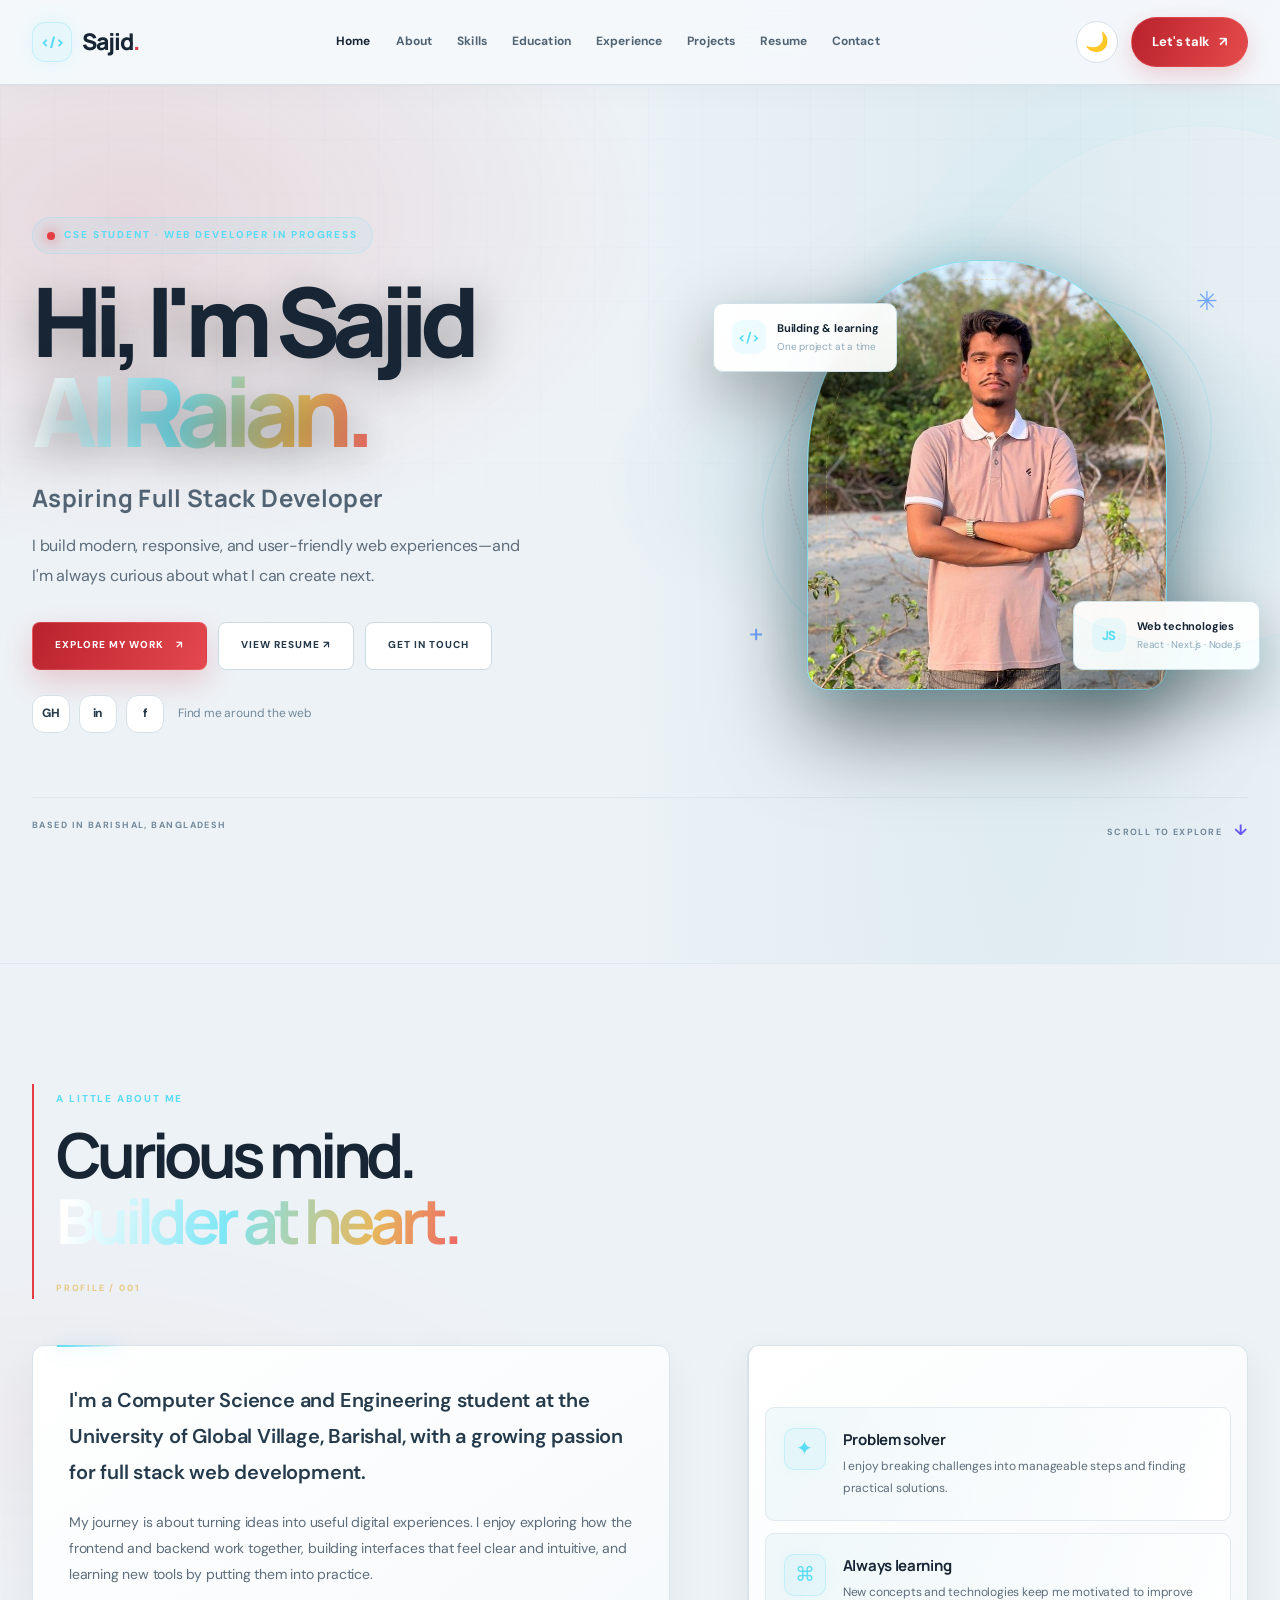
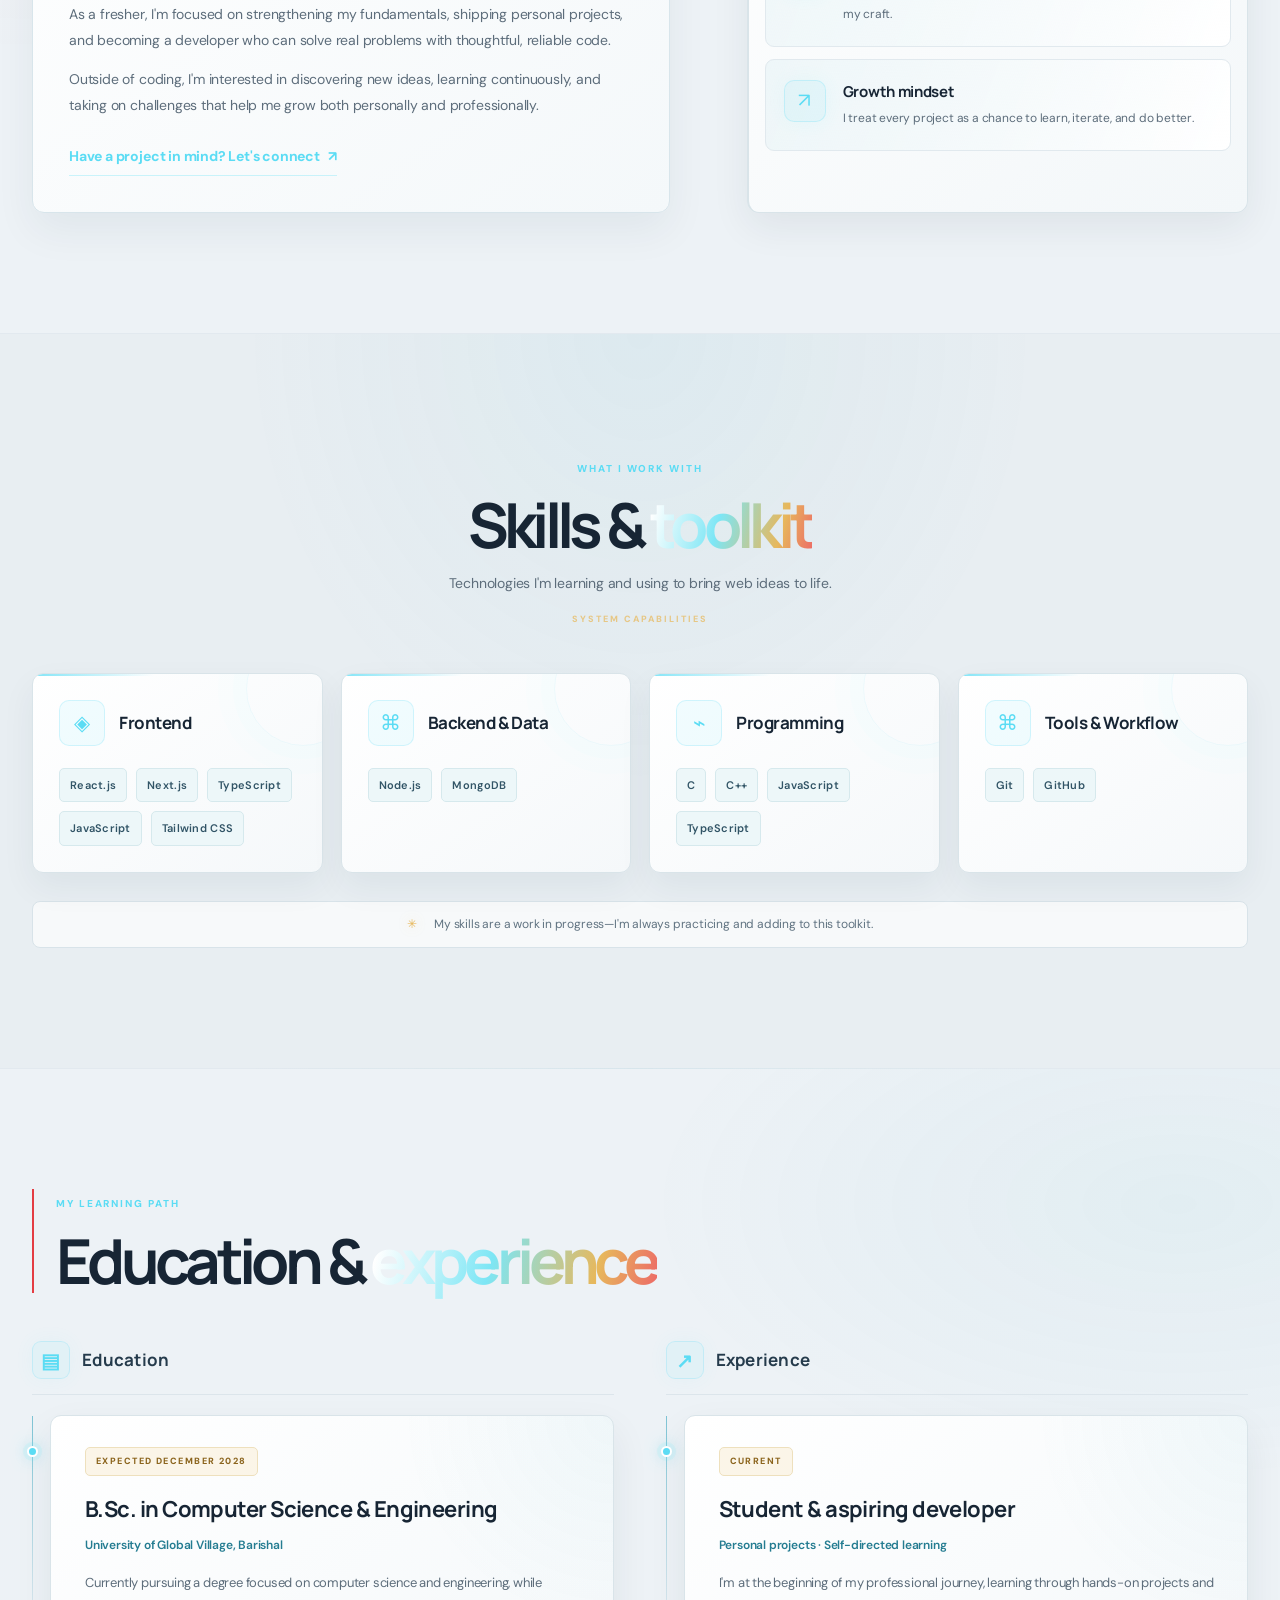
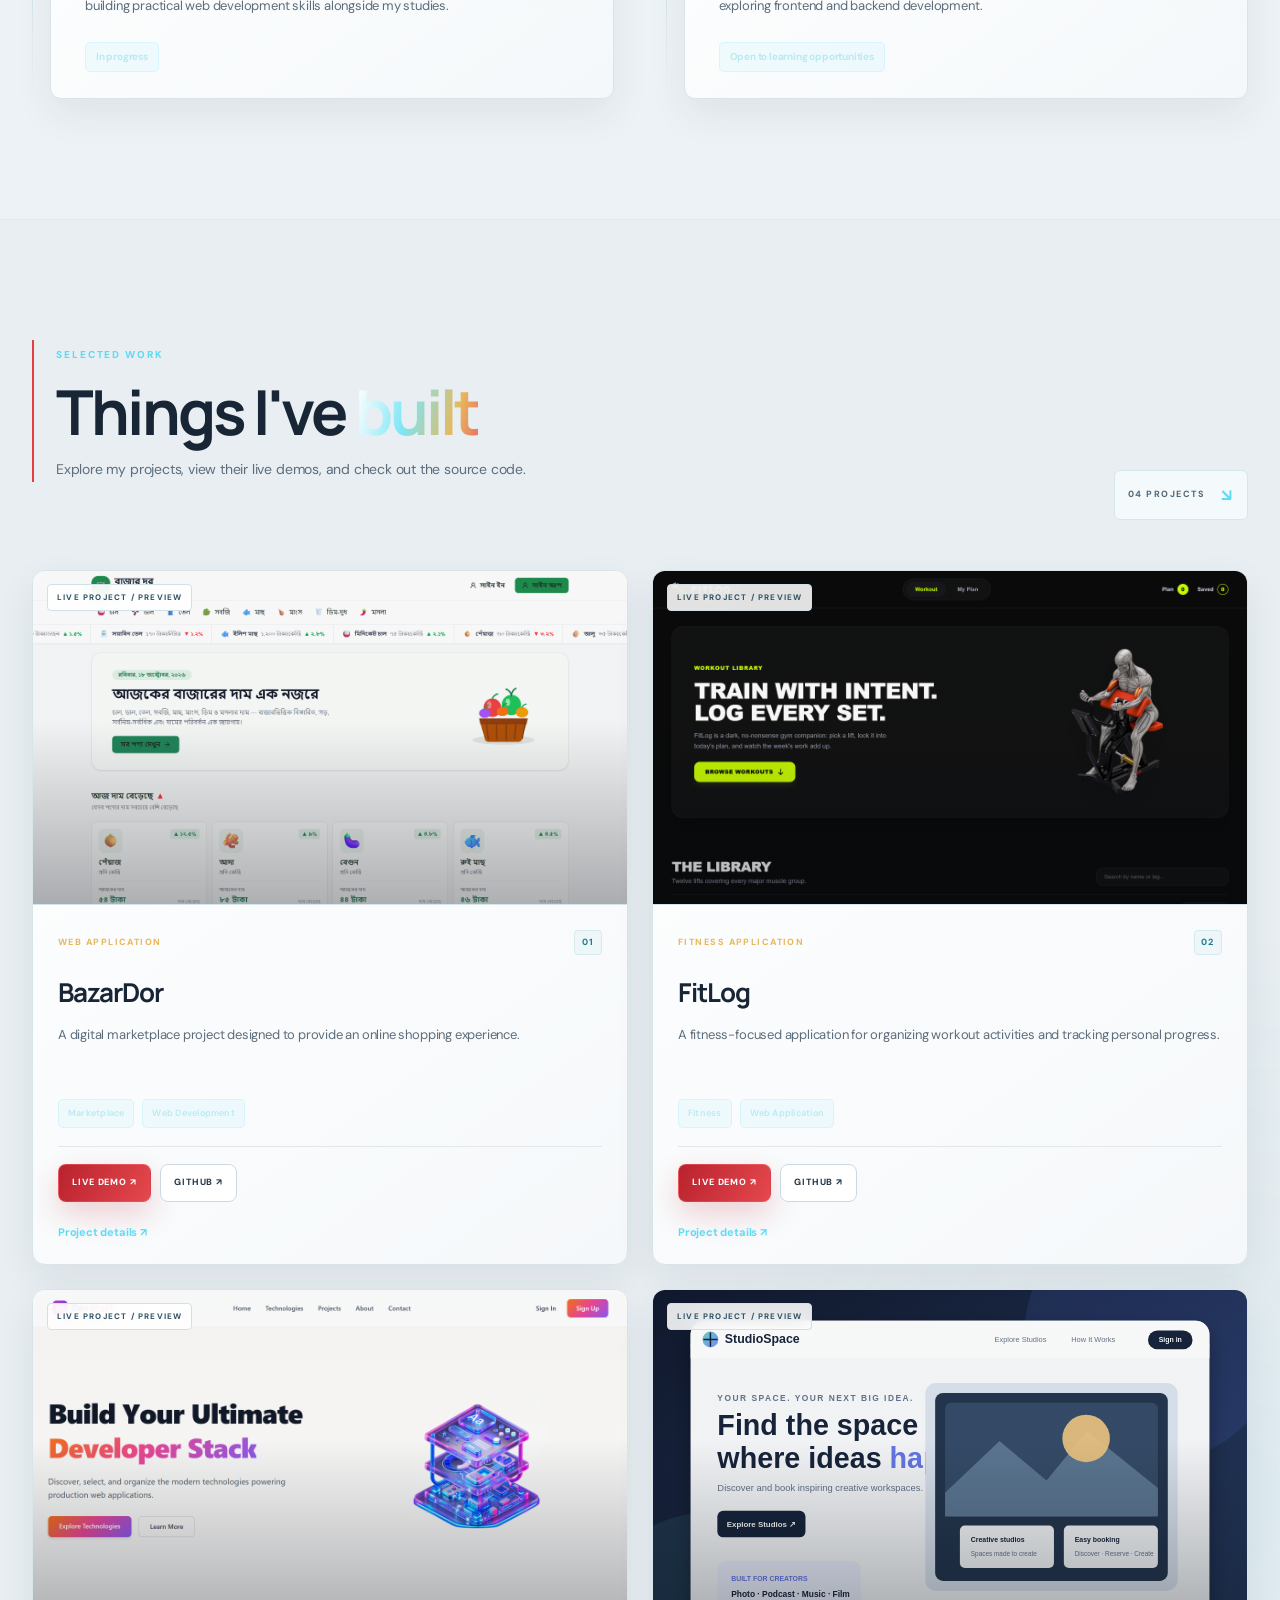
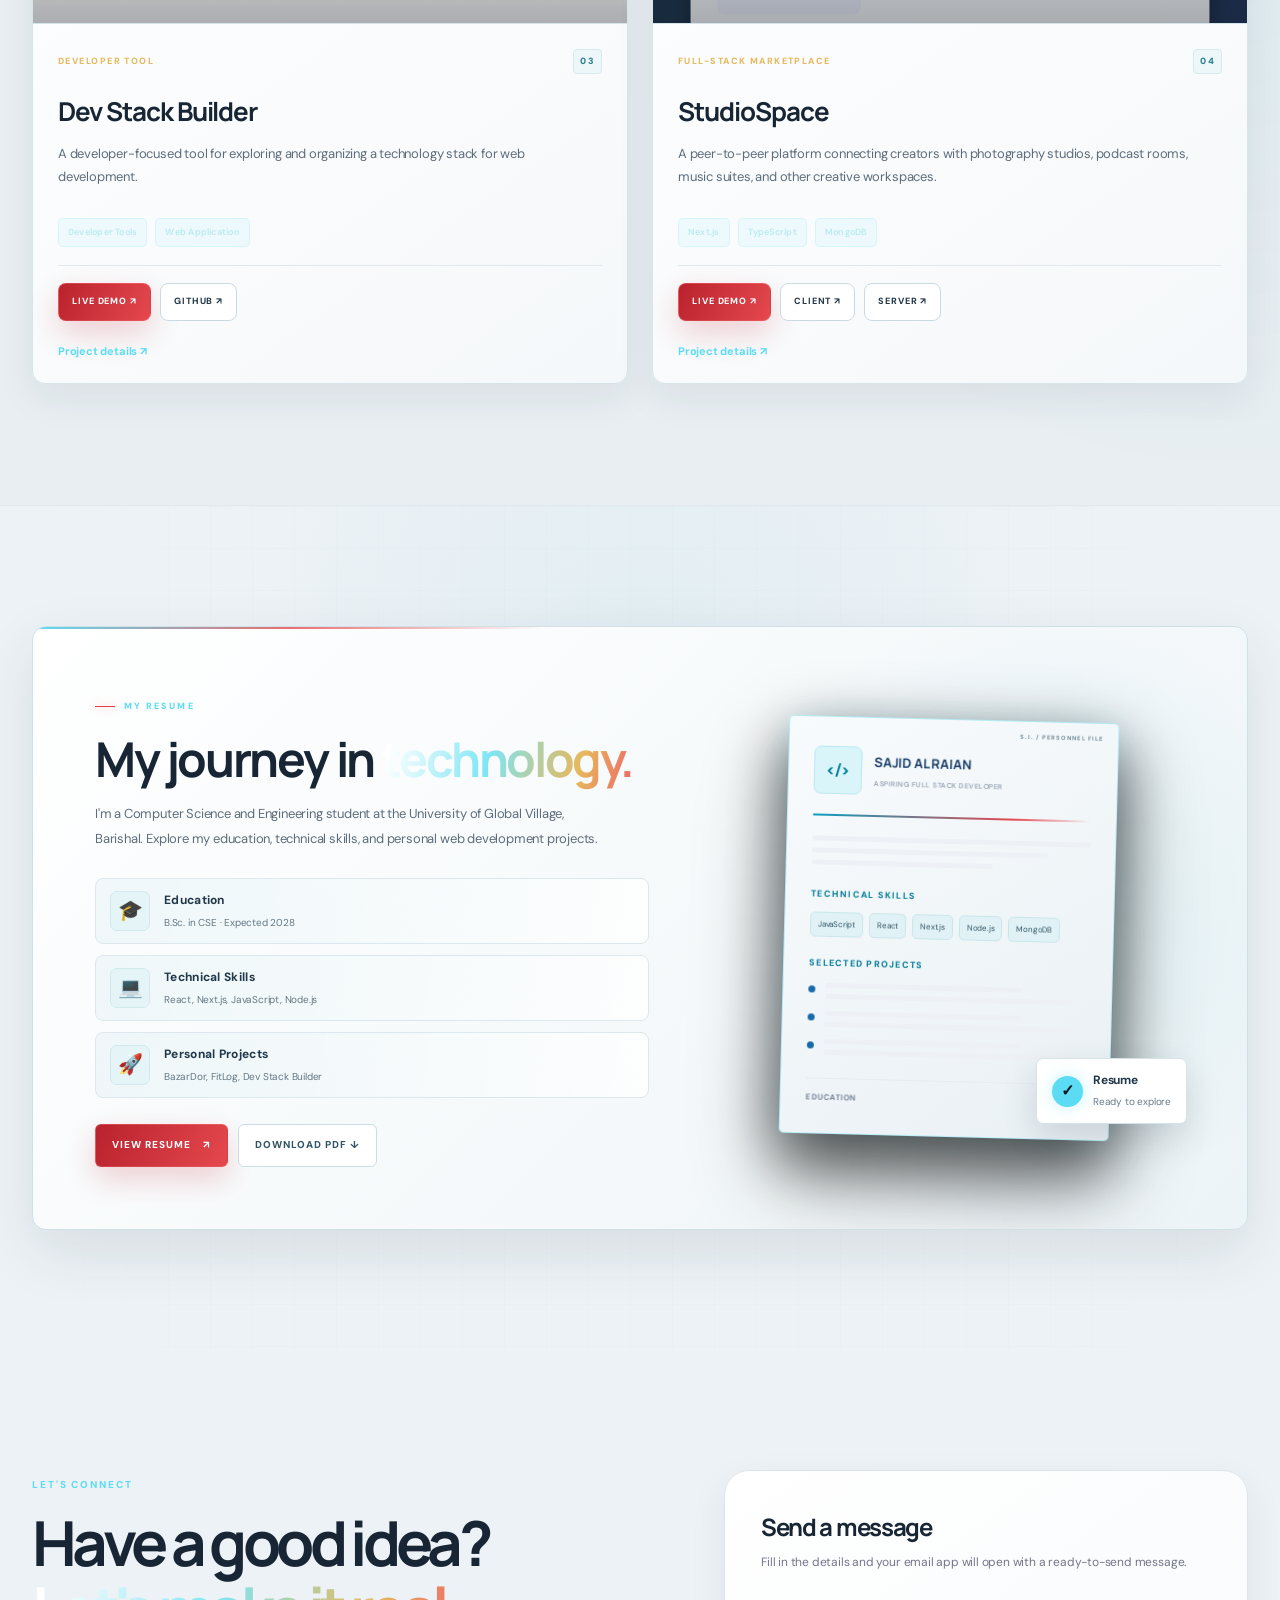
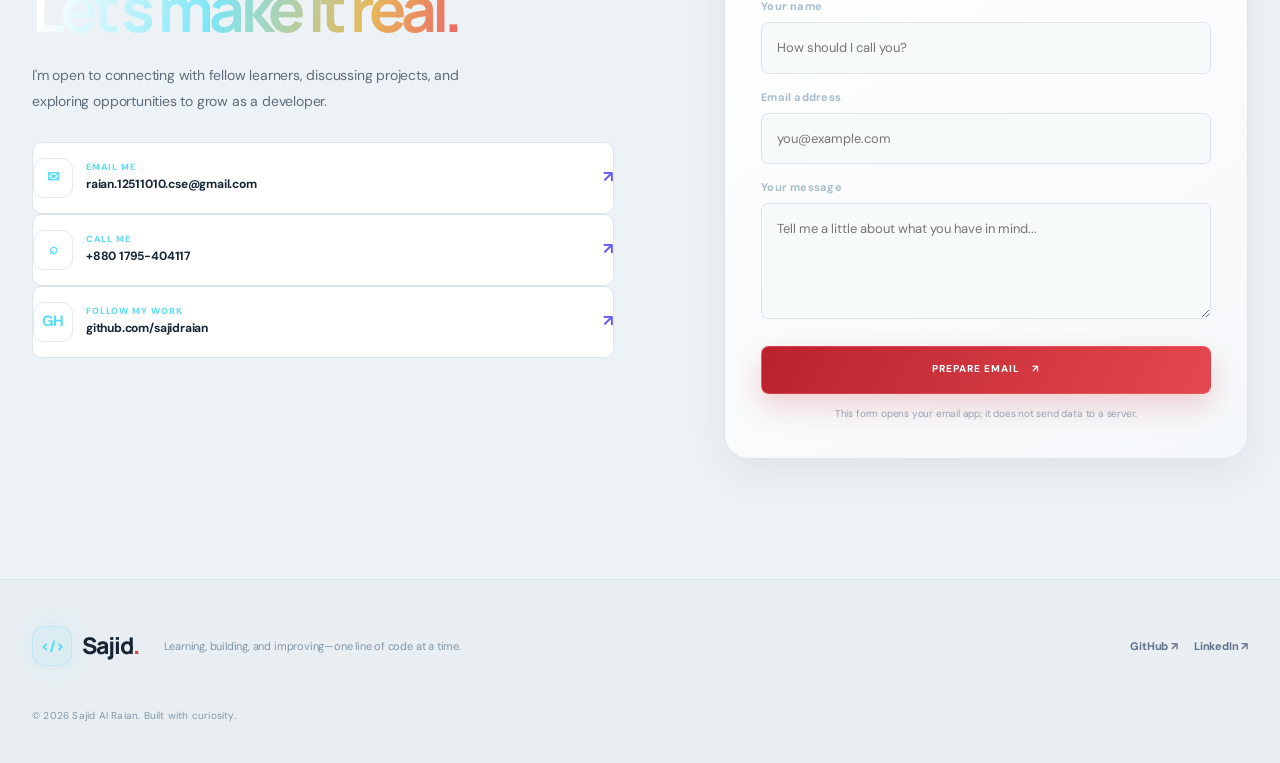
<file: index.html>
<!doctype html>
<html lang="en">
<head>
  <meta charset="utf-8"><meta name="viewport" content="width=device-width, initial-scale=1">
  <meta name="theme-color" content="#ffffff">
  <meta name="description" content="Sajid Al Raian — CSE student and aspiring full stack developer building modern web applications.">
  <title>Sajid Al Raian | Aspiring Full Stack Developer</title>
  <link rel="preconnect" href="https://fonts.googleapis.com"><link rel="preconnect" href="https://fonts.gstatic.com" crossorigin>
  <link href="https://fonts.googleapis.com/css2?family=DM+Sans:wght@400;500;600;700&family=Manrope:wght@400;500;600;700;800&display=swap" rel="stylesheet">
  <script>
  (function () {
    try {
      const saved = localStorage.getItem("sajid-portfolio-theme");

      const theme =
        saved === "light" || saved === "dark"
          ? saved
          : window.matchMedia("(prefers-color-scheme: dark)").matches
            ? "dark"
            : "light";

      document.documentElement.dataset.theme = theme;
    } catch (error) {
      document.documentElement.dataset.theme = "light";
    }
  })();
</script>
  <link rel="stylesheet" href="styles.css">
  <link rel="stylesheet" href="marvel-theme.css">
</head>
<body>
<header class="header">
  <nav class="nav container" aria-label="Main navigation">
    <a class="brand" href="#home"><span class="brand-mark">&lt;/&gt;</span><span>Sajid<span class="brand-dot">.</span></span></a>
    <button class="menu-toggle" aria-label="Toggle navigation" aria-expanded="false"><span></span><span></span><span></span></button>
<div class="nav-links">
  <a class="active" href="#home">Home</a>
  <a href="#about">About</a>
  <a href="#skills">Skills</a>
  <a href="#education">Education</a>
  <a href="#experience">Experience</a>
  <a href="#projects">Projects</a>
  <a href="#resume">Resume</a>
  <a href="#contact">Contact</a>
</div>
<div class="nav-actions">
  <button
    class="theme-toggle"
    id="themeToggle"
    type="button"
    aria-label="Switch to dark mode"
    title="Switch theme"
  >
    <span id="themeIcon" aria-hidden="true">🌙</span>
  </button>

  <a class="nav-cta" href="#contact">
    Let's talk <span>↗</span>
  </a>
</div>
  </nav>
</header>
<main>
<section class="hero section" id="home">
  <div class="container hero-grid">
    <div class="hero-copy">
      <div class="eyebrow"><span class="status-dot"></span> CSE STUDENT · WEB DEVELOPER IN PROGRESS</div>
      <h1>Hi, I'm Sajid<br><span class="gradient-text">Al Raian.</span></h1>
      <h2>Aspiring Full Stack Developer</h2>
      <p class="hero-intro">I build modern, responsive, and user-friendly web experiences—and I'm always curious about what I can create next.</p>
<div class="hero-actions">
  <a class="btn btn-primary" href="#projects">
    Explore my work <span>↗</span>
  </a>

  <a class="btn btn-outline" href="assets/sajid-resume.pdf" target="_blank" rel="noopener noreferrer">
    View Resume ↗
  </a>

  <a class="btn btn-outline" href="#contact">
    Get in touch
  </a>
</div>
      <div class="social-row" aria-label="Social links">
        <a href="https://github.com/sajidraian" target="_blank" rel="noreferrer" aria-label="GitHub">GH</a>
        <a href="https://www.linkedin.com/in/sajid-al-raian/" target="_blank" rel="noreferrer" aria-label="LinkedIn">in</a>
        <a href="https://www.facebook.com/sajid.al.raian.2025" target="_blank" rel="noreferrer" aria-label="Facebook">f</a>
        <span class="social-caption">Find me around the web</span>
      </div>
    </div>
    <div class="hero-visual">
      <div class="orbit orbit-one"></div><div class="orbit orbit-two"></div>
      <div class="photo-frame"><img src="assets/sajid-profile.jpg" alt="Portrait of Sajid Al Raian"></div>
      <div class="floating-card card-code"><span class="mini-icon">&lt;/&gt;</span><div><strong>Building & learning</strong><small>One project at a time</small></div></div>
      <div class="floating-card card-stack"><span class="stack-badge">JS</span><div><strong>Web technologies</strong><small>React · Next.js · Node.js</small></div></div>
      <div class="decor decor-a">✳</div><div class="decor decor-b">+</div>
    </div>
  </div>
  <div class="container hero-bottom"><span>BASED IN BARISHAL, BANGLADESH</span><span class="scroll-note">SCROLL TO EXPLORE <b>↓</b></span></div>
</section>
<section class="section about-section" id="about">
 <div class="container">
  <div class="section-heading"><span class="section-kicker">A LITTLE ABOUT ME</span><h2>Curious mind.<br><span class="gradient-text">Builder at heart.</span></h2></div>
  <div class="about-grid">
   <div class="about-text">
    <p class="lead">I'm a Computer Science and Engineering student at the University of Global Village, Barishal, with a growing passion for full stack web development.</p>
    <p>My journey is about turning ideas into useful digital experiences. I enjoy exploring how the frontend and backend work together, building interfaces that feel clear and intuitive, and learning new tools by putting them into practice.</p>
    <p>As a fresher, I'm focused on strengthening my fundamentals, shipping personal projects, and becoming a developer who can solve real problems with thoughtful, reliable code.</p>
    <p>Outside of coding, I'm interested in discovering new ideas, learning continuously, and taking on challenges that help me grow both personally and professionally.</p>
    <a class="text-link" href="#contact">Have a project in mind? Let's connect <span>↗</span></a>
   </div>
   <div class="traits">
    <article class="trait"><span class="trait-icon">✦</span><div><h3>Problem solver</h3><p>I enjoy breaking challenges into manageable steps and finding practical solutions.</p></div></article>
    <article class="trait"><span class="trait-icon">⌘</span><div><h3>Always learning</h3><p>New concepts and technologies keep me motivated to improve my craft.</p></div></article>
    <article class="trait"><span class="trait-icon">↗</span><div><h3>Growth mindset</h3><p>I treat every project as a chance to learn, iterate, and do better.</p></div></article>
   </div>
  </div>
 </div>
</section>
<section class="section skills-section" id="skills">
 <div class="container">
  <div class="section-heading centered"><span class="section-kicker">WHAT I WORK WITH</span><h2>Skills & <span class="gradient-text">toolkit</span></h2><p>Technologies I'm learning and using to bring web ideas to life.</p></div>
  <div class="skills-grid">
   <article class="skill-card"><div class="skill-card-head"><span class="skill-icon">◈</span><h3>Frontend</h3></div><div class="chips"><span>React.js</span><span>Next.js</span><span>TypeScript</span><span>JavaScript</span><span>Tailwind CSS</span></div></article>
   <article class="skill-card"><div class="skill-card-head"><span class="skill-icon">⌘</span><h3>Backend & Data</h3></div><div class="chips"><span>Node.js</span><span>MongoDB</span></div></article>
   <article class="skill-card"><div class="skill-card-head"><span class="skill-icon">⌁</span><h3>Programming</h3></div><div class="chips"><span>C</span><span>C++</span><span>JavaScript</span><span>TypeScript</span></div></article>
   <article class="skill-card"><div class="skill-card-head"><span class="skill-icon">⌘</span><h3>Tools & Workflow</h3></div><div class="chips"><span>Git</span><span>GitHub</span></div></article>
  </div>
  <p class="skills-note"><span>✳</span> My skills are a work in progress—I'm always practicing and adding to this toolkit.</p>
 </div>
</section>
<section class="section" id="education">
 <div class="container">
  <div class="section-heading"><span class="section-kicker">MY LEARNING PATH</span><h2>Education & <span class="gradient-text">experience</span></h2></div>
  <div class="timeline-grid">
   <div><h3 class="column-title"><span>▤</span> Education</h3>
    <article class="timeline-card"><span class="timeline-dot"></span><span class="timeline-date">EXPECTED DECEMBER 2028</span><h3>B.Sc. in Computer Science & Engineering</h3><p class="timeline-place">University of Global Village, Barishal</p><p>Currently pursuing a degree focused on computer science and engineering, while building practical web development skills alongside my studies.</p><span class="tag">In progress</span></article>
   </div>
   <div id="experience"><h3 class="column-title"><span>↗</span> Experience</h3>
    <article class="timeline-card"><span class="timeline-dot"></span><span class="timeline-date">CURRENT</span><h3>Student & aspiring developer</h3><p class="timeline-place">Personal projects · Self-directed learning</p><p>I'm at the beginning of my professional journey, learning through hands-on projects and exploring frontend and backend development.</p><span class="tag">Open to learning opportunities</span></article>
   </div>
  </div>
 </div>
</section>
<section class="section projects-section" id="projects">
  <div class="container">
    <div class="projects-heading">
      <div class="section-heading">
        <span class="section-kicker">SELECTED WORK</span>
        <h2>Things I've <span class="gradient-text">built</span></h2>
        <p>
          Explore my projects, view their live demos, and check out the
          source code.
        </p>
      </div>
      <span class="project-count">04 PROJECTS <b>↘</b></span>
    </div>


<div class="projects-grid" id="projectCards">

  <!-- BazarDor -->
  <article class="project-card">
    <a
      class="project-preview"
      href="https://bazardor26.vercel.app/"
      target="_blank"
      rel="noopener noreferrer"
      aria-label="Open BazarDor live demo"
    >
      <img
        src="assets/bazardor-preview.png"
        alt="BazarDor project website preview"
        loading="lazy"
      >
    </a>

    <div class="project-content">
      <div class="project-meta">
        <span>WEB APPLICATION</span>
        <span>01</span>
      </div>

      <h3>BazarDor</h3>
      <p>
        A digital marketplace project designed to provide an online
        shopping experience.
      </p>

      <div class="project-tags">
        <span>Marketplace</span>
        <span>Web Development</span>
      </div>

      <div class="project-buttons">
        <a
          class="btn btn-primary"
          href="https://bazardor26.vercel.app/"
          target="_blank"
          rel="noopener noreferrer"
        >Live Demo ↗</a>

        <a
          class="btn btn-outline"
          href="https://github.com/sajidraian/BazarDor"
          target="_blank"
          rel="noopener noreferrer"
        >GitHub ↗</a>

        <a
          class="text-link"
          href="project.html?id=bazardor"
        >Project details ↗</a>
      </div>
    </div>
  </article>

  <!-- FitLog -->
  <article class="project-card">
    <a
      class="project-preview"
      href="https://fitlog26.netlify.app/"
      target="_blank"
      rel="noopener noreferrer"
      aria-label="Open FitLog live demo"
    >
      <img
        src="assets/fitlog-preview.png"
        alt="FitLog fitness application preview"
        loading="lazy"
      >
    </a>

    <div class="project-content">
      <div class="project-meta">
        <span>FITNESS APPLICATION</span>
        <span>02</span>
      </div>

      <h3>FitLog</h3>
      <p>
        A fitness-focused application for organizing workout
        activities and tracking personal progress.
      </p>

      <div class="project-tags">
        <span>Fitness</span>
        <span>Web Application</span>
      </div>

      <div class="project-buttons">
        <a
          class="btn btn-primary"
          href="https://fitlog26.netlify.app/"
          target="_blank"
          rel="noopener noreferrer"
        >Live Demo ↗</a>

        <a
          class="btn btn-outline"
          href="https://github.com/sajidraian/fitlog-app"
          target="_blank"
          rel="noopener noreferrer"
        >GitHub ↗</a>

        <a
          class="text-link"
          href="project.html?id=fitlog"
        >Project details ↗</a>
      </div>
    </div>
  </article>

  <!-- Dev Stack Builder -->
  <article class="project-card">
    <a
      class="project-preview"
      href="https://building-devstack.netlify.app/"
      target="_blank"
      rel="noopener noreferrer"
      aria-label="Open Dev Stack Builder live demo"
    >
      <img
        src="assets/devstack-preview.png"
        alt="Dev Stack Builder application preview"
        loading="lazy"
      >
    </a>

    <div class="project-content">
      <div class="project-meta">
        <span>DEVELOPER TOOL</span>
        <span>03</span>
      </div>

      <h3>Dev Stack Builder</h3>
      <p>
        A developer-focused tool for exploring and organizing a
        technology stack for web development.
      </p>

      <div class="project-tags">
        <span>Developer Tools</span>
        <span>Web Application</span>
      </div>

      <div class="project-buttons">
        <a
          class="btn btn-primary"
          href="https://building-devstack.netlify.app/"
          target="_blank"
          rel="noopener noreferrer"
        >Live Demo ↗</a>

        <a
          class="btn btn-outline"
          href="https://github.com/sajidraian/dev-stack-builder-a_05"
          target="_blank"
          rel="noopener noreferrer"
        >GitHub ↗</a>

        <a
          class="text-link"
          href="project.html?id=devstack"
        >Project details ↗</a>
      </div>
    </div>
  </article>

  <!-- StudioSpace -->
  <article class="project-card">
    <a
      class="project-preview"
      href="https://studiospace-client-one.vercel.app/"
      target="_blank"
      rel="noopener noreferrer"
      aria-label="Open StudioSpace live application"
    >
      <img
        src="assets/studiospace-preview.svg"
        alt="StudioSpace creative workspace booking platform preview"
        loading="lazy"
      >
    </a>

    <div class="project-content">
      <div class="project-meta">
        <span>FULL-STACK MARKETPLACE</span>
        <span>04</span>
      </div>

      <h3>StudioSpace</h3>
      <p>
        A peer-to-peer platform connecting creators with photography studios,
        podcast rooms, music suites, and other creative workspaces.
      </p>

      <div class="project-tags">
        <span>Next.js</span>
        <span>TypeScript</span>
        <span>MongoDB</span>
      </div>

      <div class="project-buttons">
        <a
          class="btn btn-primary"
          href="https://studiospace-client-one.vercel.app/"
          target="_blank"
          rel="noopener noreferrer"
        >Live Demo ↗</a>

        <a
          class="btn btn-outline"
          href="https://github.com/sajidraian/studiospace-client"
          target="_blank"
          rel="noopener noreferrer"
        >Client ↗</a>

        <a
          class="btn btn-outline"
          href="https://github.com/sajidraian/studiospace-server"
          target="_blank"
          rel="noopener noreferrer"
        >Server ↗</a>

        <a
          class="text-link"
          href="project.html?id=studiospace"
        >Project details ↗</a>
      </div>
    </div>
  </article>

</div>


  </div>
</section>
<!-- Resume Section -->
<section class="section resume-section" id="resume">
  <div class="container">
    <div class="resume-card">

      <div class="resume-content">
        <span class="section-kicker">MY RESUME</span>

        <h2>
          My journey in
          <span class="gradient-text">technology.</span>
        </h2>

        <p>
          I'm a Computer Science and Engineering student at the
          University of Global Village, Barishal. Explore my education,
          technical skills, and personal web development projects.
        </p>

        <div class="resume-highlights">
          <div class="resume-highlight">
            <span class="resume-icon">🎓</span>
            <div>
              <strong>Education</strong>
              <small>B.Sc. in CSE · Expected 2028</small>
            </div>
          </div>

          <div class="resume-highlight">
            <span class="resume-icon">💻</span>
            <div>
              <strong>Technical Skills</strong>
              <small>React, Next.js, JavaScript, Node.js</small>
            </div>
          </div>

          <div class="resume-highlight">
            <span class="resume-icon">🚀</span>
            <div>
              <strong>Personal Projects</strong>
              <small>BazarDor, FitLog, Dev Stack Builder</small>
            </div>
          </div>
        </div>

        <div class="resume-actions">
          <a
            class="btn btn-primary"
            href="assets/sajid-resume.pdf"
            target="_blank"
            rel="noopener noreferrer"
          >
            View Resume <span>↗</span>
          </a>

          <a
            class="btn btn-outline"
            href="assets/sajid-resume.pdf"
            download="Sajid-Al-Raian-Resume.pdf"
          >
            Download PDF ↓
          </a>
        </div>
      </div>

      <div class="resume-visual" aria-hidden="true">
        <div class="resume-paper">
          <div class="resume-paper-header">
            <div class="resume-avatar">&lt;/&gt;</div>
            <div>
              <strong>SAJID AL RAIAN</strong>
              <span>ASPIRING FULL STACK DEVELOPER</span>
            </div>
          </div>

          <div class="resume-paper-line"></div>

          <div class="resume-paper-section">
            <span></span>
            <span></span>
            <span></span>
          </div>

          <div class="resume-paper-heading">TECHNICAL SKILLS</div>

          <div class="resume-paper-tags">
            <span>JavaScript</span>
            <span>React</span>
            <span>Next.js</span>
            <span>Node.js</span>
            <span>MongoDB</span>
          </div>

          <div class="resume-paper-heading">SELECTED PROJECTS</div>

          <div class="resume-paper-project">
            <i></i>
            <div><span></span><span></span></div>
          </div>

          <div class="resume-paper-project">
            <i></i>
            <div><span></span><span></span></div>
          </div>

          <div class="resume-paper-project">
            <i></i>
            <div><span></span><span></span></div>
          </div>

          <div class="resume-paper-footer">
            <span>EDUCATION</span>
            <span>2028</span>
          </div>
        </div>

        <div class="resume-floating-badge">
          <span>✓</span>
          <div>
            <strong>Resume</strong>
            <small>Ready to explore</small>
          </div>
        </div>
      </div>

    </div>
  </div>
</section>
<!-- End Resume Section -->
<section class="section contact-section" id="contact">
 <div class="container contact-grid">
  <div class="contact-copy"><span class="section-kicker">LET'S CONNECT</span><h2>Have a good idea?<br><span class="gradient-text">Let's make it real.</span></h2><p>I'm open to connecting with fellow learners, discussing projects, and exploring opportunities to grow as a developer.</p>
   <a class="contact-detail" href="mailto:raian.12511010.cse@gmail.com"><span class="contact-icon">✉</span><span><small>EMAIL ME</small><strong>raian.12511010.cse@gmail.com</strong></span><b>↗</b></a>
   <a class="contact-detail" href="tel:+8801795404117"><span class="contact-icon">⌕</span><span><small>CALL ME</small><strong>+880 1795-404117</strong></span><b>↗</b></a>
   <a class="contact-detail" href="https://github.com/sajidraian" target="_blank" rel="noreferrer"><span class="contact-icon">GH</span><span><small>FOLLOW MY WORK</small><strong>github.com/sajidraian</strong></span><b>↗</b></a>
  </div>
  <form class="contact-form" id="contactForm">
   <h3>Send a message</h3><p>Fill in the details and your email app will open with a ready-to-send message.</p>
   <label for="name">Your name</label><input id="name" name="name" placeholder="How should I call you?" required>
   <label for="email">Email address</label><input id="email" name="email" type="email" placeholder="you@example.com" required>
   <label for="message">Your message</label><textarea id="message" name="message" rows="4" placeholder="Tell me a little about what you have in mind..." required></textarea>
   <button class="btn btn-primary submit-btn" type="submit">Prepare email <span>↗</span></button><small class="form-note">This form opens your email app; it does not send data to a server.</small>
  </form>
 </div>
</section>
</main>
<footer class="footer"><div class="container footer-inner"><a class="brand" href="#home"><span class="brand-mark">&lt;/&gt;</span><span>Sajid<span class="brand-dot">.</span></span></a><p>Learning, building, and improving—one line of code at a time.</p><div class="footer-social"><a href="https://github.com/sajidraian" target="_blank" rel="noreferrer">GitHub ↗</a><a href="https://www.linkedin.com/in/sajid-al-raian/" target="_blank" rel="noreferrer">LinkedIn ↗</a></div><small>© <span id="year"></span> Sajid Al Raian. Built with curiosity.</small></div></footer>
<script src="script.js"></script>
</body></html>
</file>
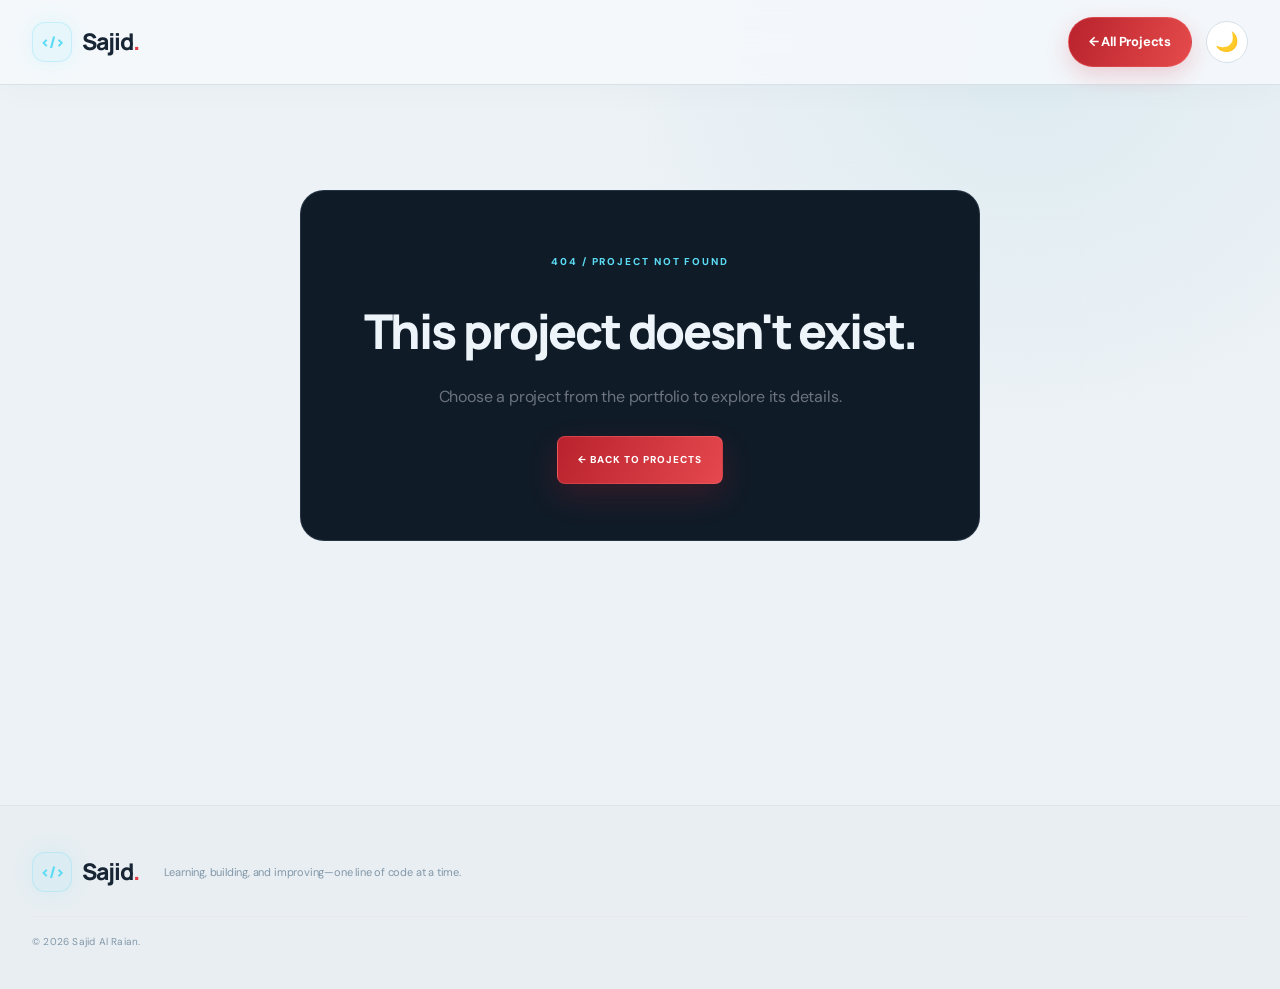
<file: project.html>
<!doctype html>
<html lang="en">
  <head>
    <meta charset="UTF-8" />

    <meta
      name="viewport"
      content="width=device-width, initial-scale=1"
    />

    <meta
      name="description"
      content="Explore Sajid Al Raian's web development projects, project previews, live demos, and GitHub repositories."
    />

    <meta name="theme-color" content="#0b1020" />

    <title>Project Details | Sajid Al Raian</title>

    <link rel="preconnect" href="https://fonts.googleapis.com" />
    <link
      rel="preconnect"
      href="https://fonts.gstatic.com"
      crossorigin
    />

    <link
      href="https://fonts.googleapis.com/css2?family=DM+Sans:wght@400;500;600;700&family=Manrope:wght@400;500;600;700;800&display=swap"
      rel="stylesheet"
    />

    <script>
      (function () {
        try {
          const saved = localStorage.getItem("sajid-portfolio-theme");

          const theme =
            saved === "light" || saved === "dark"
              ? saved
              : window.matchMedia("(prefers-color-scheme: dark)").matches
                ? "dark"
                : "light";

          document.documentElement.dataset.theme = theme;
        } catch (error) {
          document.documentElement.dataset.theme = "light";
        }
      })();
    </script>

    <link rel="stylesheet" href="styles.css" />
    <link rel="stylesheet" href="marvel-theme.css" />
  </head>

  <body>
    <header class="header project-header">
      <nav class="nav container" aria-label="Main navigation">
        <a
          class="brand"
          href="index.html"
          aria-label="Sajid Al Raian home"
        >
          <span class="brand-mark">&lt;/&gt;</span>
          <span>Sajid<span class="brand-dot">.</span></span>
        </a>

        <div class="project-header-actions">
          <a class="nav-cta" href="index.html#projects">
            ← All Projects
          </a>

          <button
            class="theme-toggle"
            id="themeToggle"
            type="button"
            aria-label="Switch theme"
            title="Switch theme"
          >
            <span id="themeIcon" aria-hidden="true">🌙</span>
          </button>
        </div>
      </nav>
    </header>

    <main class="project-detail-page">
      <div class="container" id="projectDetail">
        <nav class="project-breadcrumb" aria-label="Breadcrumb">
          <a href="index.html">Home</a>
          <span aria-hidden="true">/</span>
          <a href="index.html#projects">Projects</a>
          <span aria-hidden="true">/</span>
          <span id="detailCategory">Project Details</span>
        </nav>

        <section class="detail-hero">
          <span class="section-kicker">
            <span class="status-dot" aria-hidden="true"></span>
            PROJECT DEEP DIVE
          </span>

          <h1 id="detailTitle">Project details</h1>

          <p id="detailSummary" class="detail-summary">
            Explore this project, its features, and implementation.
          </p>

          <div
            id="detailTags"
            class="project-tags"
            aria-label="Project categories"
          ></div>

          <div class="detail-actions">
            <a
              class="btn btn-primary"
              id="liveLink"
              href="#"
              target="_blank"
              rel="noopener noreferrer"
            >
              Live Demo ↗
            </a>

            <a
              class="btn btn-outline"
              id="repoLink"
              href="#"
              target="_blank"
              rel="noopener noreferrer"
            >
              GitHub Repository ↗
            </a>

            <a
              class="btn btn-outline"
              href="index.html#contact"
            >
              Let's Talk
            </a>
          </div>

          <div class="detail-preview-frame">
            <div class="preview-toolbar" aria-hidden="true">
              <div class="preview-dots">
                <span></span>
                <span></span>
                <span></span>
              </div>

              <span class="preview-toolbar-label">
                PROJECT PREVIEW
              </span>
            </div>

            <img
              id="detailProjectImage"
              class="detail-project-image"
              src="assets/bazardor-preview.png"
              alt="Project preview"
              loading="eager"
              decoding="async"
            />
          </div>
        </section>

        <div class="detail-layout">
          <section class="detail-main" aria-label="Project information">
            <article class="detail-block">
              <span class="section-kicker">01 / OVERVIEW</span>
              <h2>About the project</h2>

              <p id="detailDescription"></p>
            </article>

            <article class="detail-block">
              <span class="section-kicker">02 / TECHNOLOGY</span>
              <h2>Stack &amp; tools</h2>

              <p id="detailStack"></p>

              <p class="detail-note">
                For confirmed implementation details, check the project's
                README, package files, and source code.
              </p>
            </article>

            <article class="detail-block">
              <span class="section-kicker">03 / DEVELOPMENT</span>
              <h2>Challenges to explore</h2>

              <p id="detailChallenges"></p>
            </article>

            <article class="detail-block">
              <span class="section-kicker">04 / ROADMAP</span>
              <h2>What's next?</h2>

              <p id="detailFuture"></p>
            </article>
          </section>

          <aside class="detail-aside">
            <div class="aside-card">
              <span class="section-kicker">PROJECT LINKS</span>

              <h3>Explore the work</h3>

              <p>
                Visit the live application or explore the source code
                to learn more about this project.
              </p>

              <a
                class="text-link"
                id="liveLinkText"
                href="#"
                target="_blank"
                rel="noopener noreferrer"
              >
                Open live demo ↗
              </a>

              <div class="aside-divider"></div>

              <a
                class="text-link"
                id="repoLinkText"
                href="#"
                target="_blank"
                rel="noopener noreferrer"
              >
                View GitHub repository ↗
              </a>
            </div>

            <div class="aside-card aside-blue">
              <span class="section-kicker">MY DEVELOPER JOURNEY</span>

              <h3>Learning by building.</h3>

              <p>
                I'm continuously learning, building, and improving
                my skills by creating practical web projects.
              </p>

              <a
                class="text-link"
                href="index.html#contact"
              >
                Get in touch ↗
              </a>
            </div>

            <div class="aside-card">
              <span class="section-kicker">MORE PROJECTS</span>

              <h3>Explore my portfolio</h3>

              <p>
                Discover more projects and experiments from my
                development journey.
              </p>

              <a
                class="text-link"
                href="index.html#projects"
              >
                Browse all projects ↗
              </a>
            </div>
          </aside>
        </div>

        <section class="detail-bottom-cta">
          <span class="section-kicker">HAVE A PROJECT IN MIND?</span>

          <h2>Let's build something meaningful.</h2>

          <p>
            Interested in my work or want to discuss an idea?
            Feel free to get in touch.
          </p>

          <a
            href="index.html#contact"
            class="btn btn-primary"
          >
            Contact Me ↗
          </a>
        </section>
      </div>
    </main>

    <footer class="footer">
      <div class="container footer-inner">
        <a
          class="brand"
          href="index.html"
          aria-label="Sajid Al Raian home"
        >
          <span class="brand-mark">&lt;/&gt;</span>
          <span>Sajid<span class="brand-dot">.</span></span>
        </a>

        <p>Learning, building, and improving—one line of code at a time.</p>

        <small>
          © <span id="year"></span> Sajid Al Raian.
        </small>
      </div>
    </footer>

    <script src="project.js"></script>
    <script src="script.js"></script>
  </body>
</html>
</file>
<file: styles.css>
:root{--blue:#176bfa;--blue-dark:#1154d8;--ink:#10213f;--muted:#66758e;--line:#e4ebf5;--pale:#f4f8ff;--white:#fff;--shadow:0 18px 55px rgba(22,68,130,.08)}*{box-sizing:border-box}html{scroll-behavior:smooth;scroll-padding-top:90px}body{margin:0;background:#fff;color:var(--ink);font-family:"DM Sans",sans-serif;line-height:1.65}h1,h2,h3,p{margin-top:0}h1,h2,h3,.brand{font-family:Manrope,sans-serif}a{color:inherit;text-decoration:none}button,input,textarea{font:inherit}.container{width:min(1140px,calc(100% - 48px));margin:auto}.header{position:sticky;top:0;z-index:50;background:rgba(255,255,255,.9);backdrop-filter:blur(18px);border-bottom:1px solid rgba(228,235,245,.8)}.nav{height:76px;display:flex;align-items:center;justify-content:space-between;gap:24px}.brand{font-size:20px;font-weight:800;display:flex;align-items:center;gap:10px;letter-spacing:-.7px}.brand-mark{color:var(--blue);font-size:22px}.brand-dot,.gradient-text{color:var(--blue)}.nav-links{display:flex;align-items:center;gap:25px}.nav-links a{font-size:13px;color:#50617d;font-weight:600;transition:color .2s}.nav-links a:hover,.nav-links a.active{color:var(--blue)}.nav-cta{font-size:13px;font-weight:700;color:white;background:var(--blue);padding:11px 17px;border-radius:9px;white-space:nowrap}.nav-cta span{margin-left:7px}.menu-toggle{display:none;border:0;background:none;padding:8px}.menu-toggle span{display:block;width:23px;height:2px;background:var(--ink);margin:5px}.section{padding:100px 0}.hero{padding:76px 0 28px;background:radial-gradient(ellipse at 82% 35%,#edf5ff 0,rgba(245,249,255,.7) 24%,transparent 53%),linear-gradient(180deg,#fff,#fbfdff)}.hero-grid{display:grid;grid-template-columns:1.08fr .92fr;align-items:center;gap:65px;min-height:465px}.eyebrow,.section-kicker{font-size:11px;letter-spacing:1.7px;font-weight:800;color:var(--blue)}.eyebrow{display:flex;align-items:center;gap:9px;margin-bottom:22px}.status-dot{width:7px;height:7px;background:#35c98b;border-radius:50%;box-shadow:0 0 0 4px #e6fbf2}.hero h1{font-size:clamp(46px,6vw,76px);line-height:1.04;letter-spacing:-4px;margin:0 0 16px;font-weight:800}.hero h2{font-size:19px;font-weight:700;margin-bottom:14px}.hero-intro{max-width:510px;font-size:16px;color:var(--muted);line-height:1.85}.hero-actions{display:flex;gap:12px;flex-wrap:wrap;margin:26px 0}.btn{display:inline-flex;align-items:center;justify-content:center;gap:12px;border:1px solid transparent;border-radius:9px;padding:13px 19px;font-size:13px;font-weight:700;cursor:pointer;transition:transform .2s,box-shadow .2s,background .2s}.btn:hover{transform:translateY(-2px)}.btn-primary{background:var(--blue);color:white;box-shadow:0 8px 18px #176bfa25}.btn-primary:hover{background:var(--blue-dark);box-shadow:0 12px 24px #176bfa30}.btn-outline{border-color:#cbd9ed;color:var(--ink);background:#fff}.btn-outline:hover{border-color:var(--blue);color:var(--blue)}.social-row{display:flex;align-items:center;gap:10px}.social-row>a{width:34px;height:34px;border:1px solid var(--line);border-radius:10px;display:grid;place-items:center;font-weight:800;font-size:12px;color:#28476f;background:#fff}.social-row>a:hover{color:var(--blue);border-color:#a9c8ff}.social-caption{font-size:12px;color:#8490a4;margin-left:5px}.hero-visual{height:430px;position:relative;display:flex;align-items:center;justify-content:center}.photo-frame{width:min(330px,76%);height:385px;position:relative;z-index:2;border-radius:48% 48% 30px 30px;overflow:hidden;border:8px solid #fff;box-shadow:0 25px 65px rgba(31,82,153,.16);background:#e7f1ff}.photo-frame img{width:100%;height:100%;object-fit:cover;object-position:center 22%}.orbit{position:absolute;border:1px solid #cfe1ff;border-radius:50%;transform:rotate(-25deg)}.orbit-one{width:430px;height:300px}.orbit-two{width:380px;height:350px;transform:rotate(48deg);border-style:dashed}.floating-card{position:absolute;z-index:3;display:flex;align-items:center;gap:11px;background:#fff;padding:13px 15px;border:1px solid #edf1f8;border-radius:13px;box-shadow:var(--shadow)}.floating-card strong,.floating-card small{display:block}.floating-card strong{font-size:11px}.floating-card small{font-size:10px;color:var(--muted);margin-top:2px}.card-code{left:-4px;top:73px}.card-stack{right:-8px;bottom:54px}.mini-icon,.stack-badge{width:34px;height:34px;border-radius:10px;display:grid;place-items:center;background:#edf4ff;color:var(--blue);font-size:13px;font-weight:800}.decor{position:absolute;color:#6fa4ff;font-size:26px}.decor-a{right:30px;top:55px}.decor-b{left:24px;bottom:70px}.hero-bottom{display:flex;justify-content:space-between;color:#9aa7bb;font-size:10px;letter-spacing:1.3px;font-weight:700;margin-top:48px}.scroll-note b{color:var(--blue);font-size:15px;margin-left:8px}.section-heading{margin-bottom:38px}.section-heading h2,.contact-copy h2{font-size:clamp(34px,4vw,48px);line-height:1.17;letter-spacing:-1.8px;margin:12px 0}.section-heading p{color:var(--muted);max-width:570px;margin-bottom:0}.centered{text-align:center}.centered p{margin-left:auto;margin-right:auto}.about-section{border-top:1px solid #f1f4f9}.about-grid{display:grid;grid-template-columns:1.1fr .9fr;gap:85px}.about-text p{color:var(--muted);font-size:14px;line-height:1.9}.about-text .lead{font-size:18px;line-height:1.8;color:#263a59;font-weight:600}.text-link{display:inline-flex;gap:10px;align-items:center;color:var(--blue);font-weight:700;font-size:13px;margin-top:10px}.traits{background:#f7faff;border:1px solid #edf2fb;border-radius:18px;padding:24px 26px;display:flex;flex-direction:column;justify-content:center;gap:22px}.trait{display:flex;gap:16px;align-items:flex-start}.trait-icon{width:42px;height:42px;flex:0 0 42px;border-radius:13px;background:white;border:1px solid #e3edff;color:var(--blue);display:grid;place-items:center;font-size:20px}.trait h3{font-size:14px;margin:0 0 4px}.trait p{font-size:12px;color:var(--muted);margin:0;line-height:1.7}.skills-section{background:#f8fbff}.skills-grid{display:grid;grid-template-columns:repeat(4,1fr);gap:16px}.skill-card{padding:23px;background:#fff;border:1px solid var(--line);border-radius:15px;min-height:190px;transition:transform .2s,box-shadow .2s}.skill-card:hover,.project-card:hover{transform:translateY(-4px);box-shadow:var(--shadow)}.skill-card-head{display:flex;align-items:center;gap:11px;margin-bottom:19px}.skill-icon{width:35px;height:35px;display:grid;place-items:center;background:#edf4ff;color:var(--blue);border-radius:10px;font-size:19px}.skill-card h3{font-size:14px;margin:0}.chips,.project-tags{display:flex;gap:7px;flex-wrap:wrap}.chips span,.project-tags span{background:#f2f6fc;color:#536681;border:1px solid #e8eef7;border-radius:6px;padding:5px 8px;font-size:10px;font-weight:600}.skills-note{margin:24px 0 0;text-align:center;font-size:12px;color:#77869d}.skills-note span{color:var(--blue);margin-right:7px}.timeline-grid{display:grid;grid-template-columns:1fr 1fr;gap:25px}.column-title{font-size:17px;display:flex;align-items:center;gap:10px;margin-bottom:18px}.column-title span{color:var(--blue);font-size:20px}.timeline-card{position:relative;border:1px solid var(--line);border-radius:14px;padding:25px 25px 25px 30px;margin-left:5px}.timeline-card:before{content:"";position:absolute;left:12px;top:32px;bottom:30px;width:1px;background:#dce8fa}.timeline-dot{position:absolute;left:7px;top:28px;width:11px;height:11px;background:var(--blue);border:3px solid #e6f0ff;border-radius:50%}.timeline-date{font-size:10px;letter-spacing:1px;font-weight:800;color:var(--blue)}.timeline-card h3{font-size:16px;margin:9px 0 4px}.timeline-place{font-size:12px!important;font-weight:700;color:#455b7c!important;margin-bottom:14px!important}.timeline-card p{font-size:12px;color:var(--muted);line-height:1.8}.tag{display:inline-block;background:#eaf8f1;color:#21845c;border-radius:5px;padding:5px 8px;font-size:10px;font-weight:700}.projects-section{background:#f8fbff}.projects-heading{display:flex;justify-content:space-between;align-items:end;gap:20px}.project-count{font-size:10px;letter-spacing:1.2px;color:#8190a7;font-weight:800;white-space:nowrap;margin-bottom:48px}.project-count b{color:var(--blue);font-size:17px;margin-left:8px}.projects-grid{display:grid;grid-template-columns:repeat(3,1fr);gap:20px}.project-card{border:1px solid var(--line);background:#fff;border-radius:16px;overflow:hidden;transition:transform .2s,box-shadow .2s}.project-art{height:190px;position:relative;overflow:hidden;padding:20px;display:flex;align-items:center;justify-content:center}.art-market{background:linear-gradient(135deg,#e8f1ff,#c9ddff)}.art-fit{background:linear-gradient(135deg,#e6faf3,#c9f1e2)}.art-dev{background:linear-gradient(135deg,#f0eaff,#dcd0ff)}.art-label{position:absolute;top:18px;left:19px;font-size:10px;letter-spacing:1.5px;font-weight:800;color:#4e6591}.art-number{position:absolute;bottom:15px;left:19px;font-size:9px;letter-spacing:1px;font-weight:800;color:#7185a5}.market-ui{background:#fff;width:180px;height:100px;border-radius:12px;padding:13px;box-shadow:0 15px 35px #3766a51a;position:relative}.market-dot{display:block;width:18px;height:18px;border-radius:6px;background:#176bfa;margin-bottom:12px}.market-line{display:block;height:5px;width:100px;border-radius:5px;background:#e4ebf5;margin:7px 0}.market-line.short{width:65px}.market-price{position:absolute;right:15px;bottom:18px;width:35px;height:35px;border-radius:10px;background:#eaf8f1;color:#20a16a;display:grid;place-items:center;font-size:19px;font-weight:800}.fit-ui{display:flex;align-items:center;gap:20px}.fit-ring{width:90px;height:90px;border:7px solid #4bc89a;border-left-color:#b7e9d8;border-radius:50%;display:flex;align-items:center;justify-content:center;flex-direction:column;background:#fff}.fit-ring strong{font-size:19px}.fit-ring small{font-size:7px;color:#6d8e84}.fit-bars{display:flex;align-items:end;gap:6px;height:58px}.fit-bars i{width:11px;border-radius:5px;background:#49bf91;height:45%}.fit-bars i:nth-child(2){height:85%}.fit-bars i:nth-child(3){height:65%}.dev-ui{display:flex;align-items:center;gap:6px;flex-wrap:wrap;justify-content:center;max-width:260px}.dev-ui span{background:#fff;padding:10px 11px;border-radius:8px;font-size:10px;font-weight:800;box-shadow:0 8px 20px #6e4eb21a}.dev-ui b{color:#7c61cb}.project-content{padding:22px}.project-meta{display:flex;justify-content:space-between;font-size:9px;letter-spacing:1.1px;color:#91a0b5;font-weight:800}.project-content h3{font-size:20px;margin:12px 0 8px}.project-content p{font-size:12px;line-height:1.8;color:var(--muted);min-height:42px}.project-tags{margin-bottom:20px}.btn-small{font-size:11px;padding:10px 12px;width:100%;justify-content:space-between}.fine-print{font-size:10px;color:#8794a8;margin-top:15px}.contact-grid{display:grid;grid-template-columns:1fr .9fr;gap:90px;align-items:start}.contact-copy h2{margin-top:14px}.contact-copy>p{max-width:440px;color:var(--muted);font-size:14px;line-height:1.9;margin:20px 0 27px}.contact-detail{display:flex;align-items:center;gap:13px;padding:15px 0;border-bottom:1px solid var(--line)}.contact-icon{width:40px;height:40px;border:1px solid var(--line);border-radius:11px;display:grid;place-items:center;color:var(--blue);font-size:15px;font-weight:800}.contact-detail span:nth-child(2){display:flex;flex-direction:column;min-width:0}.contact-detail small{font-size:9px;letter-spacing:1px;color:#8997ab;font-weight:800}.contact-detail strong{font-size:12px;overflow-wrap:anywhere}.contact-detail>b{margin-left:auto;color:var(--blue)}.contact-form{border:1px solid var(--line);border-radius:18px;padding:30px;box-shadow:var(--shadow)}.contact-form h3{font-size:21px;margin-bottom:7px}.contact-form>p{font-size:12px;color:var(--muted);margin-bottom:24px}.contact-form label{display:block;font-size:11px;font-weight:700;margin:14px 0 7px}.contact-form input,.contact-form textarea{width:100%;border:1px solid #dfe7f2;background:#fbfdff;border-radius:8px;padding:12px 13px;font-size:12px;outline:none;resize:vertical}.contact-form input:focus,.contact-form textarea:focus{border-color:#7aafff;box-shadow:0 0 0 3px #176bfa12}.submit-btn{width:100%;margin-top:18px}.form-note{display:block;color:#96a1b2;font-size:10px;margin-top:12px;text-align:center}.footer{background:#f8fbff;border-top:1px solid var(--line);padding:32px 0}.footer-inner{display:flex;align-items:center;gap:24px;flex-wrap:wrap}.footer-inner p{font-size:11px;color:#8290a5;margin:0 auto 0 0}.footer-inner>small{width:100%;font-size:10px;color:#9aa6b7;border-top:1px solid var(--line);padding-top:17px}.footer-social{display:flex;gap:16px}.footer-social a{font-size:11px;color:#61718b;font-weight:700}.project-detail-page{padding:55px 0 100px}.back-link{display:inline-block;font-size:12px;color:var(--muted);font-weight:700;margin-bottom:35px}.detail-hero{padding:50px;background:linear-gradient(135deg,#f3f8ff,#fff);border:1px solid var(--line);border-radius:20px}.detail-hero h1{font-size:clamp(38px,5vw,60px);letter-spacing:-2px;line-height:1.1;margin:14px 0}.detail-hero>p{color:var(--muted);max-width:650px}.detail-hero .project-tags{margin:18px 0 25px}.detail-actions{display:flex;gap:12px;flex-wrap:wrap}.detail-layout{display:grid;grid-template-columns:1fr 300px;gap:28px;margin-top:35px}.detail-block{padding:28px 0;border-bottom:1px solid var(--line)}.detail-block h2{font-size:25px;margin:9px 0 12px}.detail-block p{font-size:14px;color:var(--muted);line-height:1.9}.detail-note{padding:13px 15px;background:#f5f8fd;border-radius:9px;font-size:11px!important}.aside-card{padding:23px;border:1px solid var(--line);border-radius:14px;margin-bottom:16px}.aside-card h3{font-size:18px;margin:12px 0 8px}.aside-card p{font-size:12px;color:var(--muted);line-height:1.8}.aside-divider{height:1px;background:var(--line);margin:20px 0}.aside-blue{background:#f1f6ff;border-color:#e0ebff}.aside-blue h3{font-size:21px}.detail-error{padding:40px;border:1px solid var(--line);border-radius:15px}.detail-error a{color:var(--blue)}@media(max-width:1000px){.nav-links{gap:13px}.nav-links a{font-size:12px}.nav-cta{padding:10px 12px}.hero-grid{gap:30px}.about-grid,.contact-grid{gap:40px}.skills-grid{grid-template-columns:repeat(2,1fr)}.project-content{padding:17px}.project-art{height:170px}}@media(max-width:760px){.container{width:min(100% - 34px,560px)}.section{padding:72px 0}.nav{height:68px}.menu-toggle{display:block;margin-left:auto}.nav-cta{display:none}.nav-links{display:none;position:absolute;top:68px;left:0;right:0;padding:16px 22px 22px;background:#fff;border-bottom:1px solid var(--line);box-shadow:0 15px 25px #10213f0b;flex-direction:column;align-items:stretch;gap:0}.nav-links.open{display:flex}.nav-links a{padding:11px 4px;font-size:14px}.hero{padding-top:50px}.hero-grid{grid-template-columns:1fr;gap:12px}.hero h1{font-size:56px;letter-spacing:-3px}.hero-visual{height:370px;grid-row:1}.hero-copy{grid-row:2}.photo-frame{height:330px;width:260px}.orbit-one{width:340px;height:250px}.orbit-two{width:300px;height:280px}.card-code{left:0;top:50px}.card-stack{right:0;bottom:45px}.hero-bottom{margin-top:30px;font-size:8px}.about-grid,.timeline-grid,.contact-grid,.detail-layout{grid-template-columns:1fr;gap:28px}.about-grid{gap:30px}.skills-grid{gap:12px}.skill-card{padding:17px}.projects-heading{align-items:start}.project-count{margin-top:10px;font-size:9px}.projects-grid{grid-template-columns:1fr;max-width:480px;margin:auto}.project-art{height:205px}.project-content p{min-height:0}.contact-grid{gap:35px}.contact-form{padding:23px}.footer-inner{gap:14px}.footer-inner p{width:100%;order:3}.footer-social{margin-left:auto}.detail-hero{padding:28px 23px}.project-detail-page{padding-top:35px}.detail-layout{gap:15px}}@media(max-width:420px){.hero h1{font-size:48px}.hero-visual{height:330px}.photo-frame{height:300px;width:230px}.floating-card{padding:10px}.floating-card strong{font-size:10px}.floating-card small{font-size:9px}.card-code{left:-5px}.card-stack{right:-5px}.skills-grid{grid-template-columns:1fr}.skill-card{min-height:0}.hero-bottom .scroll-note{display:none}.section-heading h2,.contact-copy h2{font-size:35px}.project-count{display:none}.footer-social{margin-left:0}}


/* Portfolio polish: subtle motion, focus visibility, and reduced-motion support */
html { scroll-behavior: smooth; }
:focus-visible { outline: 3px solid rgba(37, 99, 235, .7); outline-offset: 4px; border-radius: 6px; }
.btn, .nav-cta, .project-card, .social-row a, .nav-links a { transition: transform .22s ease, box-shadow .22s ease, color .22s ease, background-color .22s ease, border-color .22s ease; }
.btn:hover, .nav-cta:hover { transform: translateY(-2px); }
.project-card:hover { transform: translateY(-5px); }
.photo-frame { animation: portrait-float 6s ease-in-out infinite; }
.orbit-one { animation: orbit-turn 24s linear infinite; }
.orbit-two { animation: orbit-turn 32s linear infinite reverse; }
.floating-card { animation: card-float 5s ease-in-out infinite; }
.card-stack { animation-delay: -2.4s; }
@keyframes portrait-float { 0%,100% { transform: translateY(0); } 50% { transform: translateY(-7px); } }
@keyframes orbit-turn { to { transform: rotate(360deg); } }
@keyframes card-float { 0%,100% { translate: 0 0; } 50% { translate: 0 -5px; } }
@media (prefers-reduced-motion: reduce) {
  *, *::before, *::after { scroll-behavior: auto !important; animation-duration: .01ms !important; animation-iteration-count: 1 !important; transition-duration: .01ms !important; }
}
/* Project screenshot previews */
.project-preview {
display: block;
width: 100%;
aspect-ratio: 16 / 9;
overflow: hidden;
background: #f1f5f9;
border-radius: 12px;
}

.project-preview img {
display: block;
width: 100%;
height: 100%;
object-fit: cover;
transition: transform 0.35s ease;
}

.project-preview:hover img {
transform: scale(1.04);
}

/* Project action buttons */
.project-buttons {
display: flex;
align-items: center;
flex-wrap: wrap;
gap: 10px;
margin-top: 18px;
}

.project-buttons .btn {
text-align: center;
justify-content: center;
}

.project-buttons .text-link {
display: inline-flex;
align-items: center;
gap: 5px;
margin-top: 5px;
}

/* Respect reduced-motion preferences */
@media (prefers-reduced-motion: reduce) {
.project-preview img {
transition: none;
}

.project-preview:hover img {
transform: none;
}
}
.detail-project-image {
  display: block;
  width: 100%;
  max-width: 900px;
  height: auto;
  aspect-ratio: 16 / 9;
  object-fit: cover;
  border-radius: 16px;
  margin: 24px 0;
  border: 1px solid #e2e8f0;
  box-shadow: 0 12px 32px rgba(15, 23, 42, 0.08);
}

@media (prefers-reduced-motion: reduce) {
  .detail-project-image {
    scroll-behavior: auto;
  }
}
/* ==============================
   RESUME SECTION
============================== */

.resume-section {
  overflow: hidden;
}

.resume-card {
  display: grid;
  grid-template-columns: 1.1fr 0.9fr;
  align-items: center;
  gap: 50px;
  padding: 55px;
  background: linear-gradient(135deg, #f4f8ff 0%, #ffffff 100%);
  border: 1px solid #e1eaf7;
  border-radius: 26px;
  position: relative;
  isolation: isolate;
}

.resume-content {
  position: relative;
  z-index: 2;
}

.resume-content h2 {
  font-family: "Manrope", sans-serif;
  font-size: clamp(2rem, 4vw, 3rem);
  line-height: 1.2;
  margin: 14px 0 18px;
  color: #123b66;
}

.resume-content > p {
  color: #596579;
  font-size: 1rem;
  line-height: 1.8;
  max-width: 540px;
}

.resume-highlights {
  display: grid;
  gap: 17px;
  margin: 28px 0;
}

.resume-highlight {
  display: flex;
  align-items: center;
  gap: 14px;
}

.resume-icon {
  display: grid;
  place-items: center;
  flex-shrink: 0;
  width: 44px;
  height: 44px;
  background: #e5efff;
  border-radius: 13px;
  font-size: 20px;
}

.resume-highlight strong,
.resume-highlight small {
  display: block;
}

.resume-highlight strong {
  color: #173d66;
  font-size: 0.95rem;
  margin-bottom: 4px;
}

.resume-highlight small {
  color: #6b7688;
  font-size: 0.83rem;
  line-height: 1.5;
}

.resume-actions {
  display: flex;
  flex-wrap: wrap;
  gap: 12px;
  margin-top: 28px;
}

.resume-actions .btn {
  text-decoration: none;
}

/* Decorative resume preview */

.resume-visual {
  min-height: 420px;
  display: grid;
  place-items: center;
  position: relative;
  padding: 15px;
}

.resume-paper {
  width: min(100%, 330px);
  min-height: 400px;
  padding: 28px 24px;
  background: #fff;
  border: 1px solid #e5eaf1;
  border-radius: 12px;
  box-shadow: 0 25px 65px rgba(28, 70, 120, 0.13);
  transform: rotate(2deg);
}

.resume-paper-header {
  display: flex;
  align-items: center;
  gap: 12px;
}

.resume-avatar {
  display: grid;
  place-items: center;
  width: 48px;
  height: 48px;
  background: #eaf3ff;
  border-radius: 12px;
  color: #1769aa;
  font-weight: 800;
  font-size: 15px;
}

.resume-paper-header strong,
.resume-paper-header span {
  display: block;
}

.resume-paper-header strong {
  color: #153c66;
  font-family: "Manrope", sans-serif;
  font-size: 13px;
  margin-bottom: 5px;
}

.resume-paper-header span {
  color: #718096;
  font-size: 7px;
  letter-spacing: 0.5px;
}

.resume-paper-line {
  height: 3px;
  background: #1769aa;
  margin: 20px 0;
  border-radius: 5px;
}

.resume-paper-section {
  display: grid;
  gap: 7px;
  margin-bottom: 22px;
}

.resume-paper-section span {
  display: block;
  height: 5px;
  background: #edf1f6;
  border-radius: 4px;
}

.resume-paper-section span:nth-child(2) {
  width: 85%;
}

.resume-paper-section span:nth-child(3) {
  width: 65%;
}

.resume-paper-heading {
  color: #1769aa;
  font-size: 9px;
  font-weight: 800;
  letter-spacing: 0.7px;
  margin: 19px 0 10px;
}

.resume-paper-tags {
  display: flex;
  flex-wrap: wrap;
  gap: 6px;
}

.resume-paper-tags span {
  padding: 5px 7px;
  border-radius: 5px;
  background: #edf5ff;
  color: #285987;
  font-size: 8px;
}

.resume-paper-project {
  display: flex;
  align-items: flex-start;
  gap: 10px;
  margin: 12px 0;
}

.resume-paper-project i {
  display: block;
  width: 7px;
  height: 7px;
  margin-top: 3px;
  background: #1769aa;
  border-radius: 50%;
  flex-shrink: 0;
}

.resume-paper-project div {
  flex: 1;
  display: grid;
  gap: 6px;
}

.resume-paper-project div span {
  display: block;
  height: 5px;
  background: #edf1f6;
  border-radius: 4px;
}

.resume-paper-project div span:first-child {
  width: 75%;
}

.resume-paper-project div span:last-child {
  width: 95%;
}

.resume-paper-footer {
  display: flex;
  justify-content: space-between;
  border-top: 1px solid #e6ebf2;
  padding-top: 12px;
  margin-top: 23px;
  color: #758197;
  font-size: 8px;
  font-weight: 700;
  letter-spacing: 0.5px;
}

.resume-floating-badge {
  display: flex;
  align-items: center;
  gap: 10px;
  position: absolute;
  right: -5px;
  bottom: 35px;
  padding: 13px 17px;
  background: #fff;
  border: 1px solid #e4ebf5;
  border-radius: 13px;
  box-shadow: 0 12px 35px rgba(25, 60, 100, 0.12);
}

.resume-floating-badge > span {
  display: grid;
  place-items: center;
  width: 31px;
  height: 31px;
  border-radius: 50%;
  background: #e1f8ec;
  color: #17824d;
  font-weight: 800;
}

.resume-floating-badge strong,
.resume-floating-badge small {
  display: block;
}

.resume-floating-badge strong {
  color: #173d66;
  font-size: 12px;
}

.resume-floating-badge small {
  color: #7b8798;
  font-size: 10px;
  margin-top: 3px;
}

/* Tablet */

@media (max-width: 900px) {
  .resume-card {
    grid-template-columns: 1fr;
    gap: 25px;
    padding: 38px;
  }

  .resume-visual {
    min-height: 400px;
  }

  .resume-floating-badge {
    right: 2%;
  }
}

/* Mobile */

@media (max-width: 600px) {
  .resume-card {
    padding: 25px 20px;
    border-radius: 20px;
  }

  .resume-content h2 {
    font-size: 2rem;
  }

  .resume-content > p {
    font-size: 0.92rem;
  }

  .resume-actions {
    flex-direction: column;
  }

  .resume-actions .btn {
    width: 100%;
    justify-content: center;
    text-align: center;
  }

  .resume-visual {
    min-height: 370px;
    padding: 10px 0;
  }

  .resume-paper {
    width: min(100%, 300px);
    min-height: 365px;
    padding: 22px 19px;
  }

  .resume-floating-badge {
    right: -4px;
    bottom: 15px;
  }
}
/* =====================================
   DARK MODE THEME
===================================== */

:root {
  color-scheme: light;

  --page-bg: #ffffff;
  --section-bg: #f7faff;
  --card-bg: #ffffff;
  --text-primary: #172b45;
  --text-secondary: #64748b;
  --border-color: #e2eaf4;
  --header-bg: rgba(255, 255, 255, 0.92);
  --soft-blue: #edf5ff;
  --shadow-color: rgba(23, 59, 102, 0.08);
}

html[data-theme="dark"] {
  color-scheme: dark;

  --page-bg: #0b1220;
  --section-bg: #101b2d;
  --card-bg: #162338;
  --text-primary: #e7eef9;
  --text-secondary: #a8b7cc;
  --border-color: #293951;
  --header-bg: rgba(11, 18, 32, 0.94);
  --soft-blue: #1b2d47;
  --shadow-color: rgba(0, 0, 0, 0.2);
}

/* Smooth theme transition */

body,
.header,
.nav,
.section,
.about-section,
.skills-section,
.project-card,
.skill-card,
.trait,
.timeline-card,
.contact-form,
.contact-detail,
.resume-card,
.resume-paper,
.footer {
  transition:
    background-color 0.25s ease,
    color 0.25s ease,
    border-color 0.25s ease,
    box-shadow 0.25s ease;
}

/* Page backgrounds */

html[data-theme="dark"],
html[data-theme="dark"] body {
  background: var(--page-bg);
  color: var(--text-primary);
}

html[data-theme="dark"] .header {
  background: var(--header-bg);
  border-color: var(--border-color);
}

html[data-theme="dark"] .section {
  background-color: var(--page-bg);
}

html[data-theme="dark"] .about-section,
html[data-theme="dark"] .skills-section,
html[data-theme="dark"] .projects-section {
  background-color: var(--section-bg);
}

/* Typography */

html[data-theme="dark"] h1,
html[data-theme="dark"] h2,
html[data-theme="dark"] h3,
html[data-theme="dark"] .brand,
html[data-theme="dark"] .nav-links a {
  color: var(--text-primary);
}

html[data-theme="dark"] p,
html[data-theme="dark"] .hero-intro,
html[data-theme="dark"] .section-heading > p,
html[data-theme="dark"] .about-text p,
html[data-theme="dark"] .trait p,
html[data-theme="dark"] .timeline-card p,
html[data-theme="dark"] .contact-copy > p {
  color: var(--text-secondary);
}

/* Navigation */

.nav-actions {
  display: flex;
  align-items: center;
  gap: 12px;
}

.theme-toggle {
  display: inline-grid;
  place-items: center;
  width: 42px;
  height: 42px;
  flex-shrink: 0;
  padding: 0;
  border: 1px solid var(--border-color);
  border-radius: 50%;
  background: var(--card-bg);
  color: var(--text-primary);
  cursor: pointer;
  font-size: 19px;
  transition:
    transform 0.2s ease,
    background-color 0.25s ease,
    border-color 0.25s ease;
}

.theme-toggle:hover {
  transform: rotate(12deg) scale(1.05);
}

.theme-toggle:focus-visible {
  outline: 3px solid #60a5fa;
  outline-offset: 3px;
}

/* Cards */

html[data-theme="dark"] .trait,
html[data-theme="dark"] .skill-card,
html[data-theme="dark"] .timeline-card,
html[data-theme="dark"] .project-card,
html[data-theme="dark"] .contact-form,
html[data-theme="dark"] .contact-detail {
  background: var(--card-bg);
  color: var(--text-primary);
  border-color: var(--border-color);
  box-shadow: 0 12px 35px var(--shadow-color);
}

html[data-theme="dark"] .trait-icon,
html[data-theme="dark"] .skill-icon,
html[data-theme="dark"] .resume-icon {
  background: var(--soft-blue);
}

html[data-theme="dark"] .chips span,
html[data-theme="dark"] .project-tags span {
  background: var(--soft-blue);
  color: #bfdbfe;
  border-color: var(--border-color);
}

html[data-theme="dark"] .project-meta,
html[data-theme="dark"] .timeline-date,
html[data-theme="dark"] .timeline-place,
html[data-theme="dark"] .contact-detail small,
html[data-theme="dark"] .form-note {
  color: var(--text-secondary);
}

/* Resume */

html[data-theme="dark"] .resume-card {
  background: linear-gradient(135deg, #111f33, #162338);
  border-color: var(--border-color);
}

html[data-theme="dark"] .resume-highlight strong {
  color: var(--text-primary);
}

html[data-theme="dark"] .resume-highlight small {
  color: var(--text-secondary);
}

/* Inputs */

html[data-theme="dark"] .contact-form input,
html[data-theme="dark"] .contact-form textarea {
  background: #0b1628;
  color: var(--text-primary);
  border-color: var(--border-color);
}

html[data-theme="dark"] .contact-form input::placeholder,
html[data-theme="dark"] .contact-form textarea::placeholder {
  color: #8192aa;
}

/* Footer */

html[data-theme="dark"] .footer {
  background: #080e19;
  color: var(--text-secondary);
  border-color: var(--border-color);
}

html[data-theme="dark"] .footer p,
html[data-theme="dark"] .footer small {
  color: var(--text-secondary);
}

/* Outline buttons */

html[data-theme="dark"] .btn-outline {
  color: var(--text-primary);
  border-color: var(--border-color);
}

html[data-theme="dark"] .btn-outline:hover {
  background: var(--soft-blue);
}

/* Mobile navigation */

@media (max-width: 768px) {
  .nav-actions {
    gap: 8px;
  }

  .theme-toggle {
    width: 38px;
    height: 38px;
    font-size: 17px;
  }
}

/* Respect reduced-motion preferences */

@media (prefers-reduced-motion: reduce) {
  body,
  .header,
  .nav,
  .section,
  .project-card,
  .skill-card,
  .theme-toggle {
    transition: none;
  }
}/* Project detail page — dark mode */

html[data-theme="dark"] .detail-hero,
html[data-theme="dark"] .detail-content,
html[data-theme="dark"] .detail-sidebar,
html[data-theme="dark"] .detail-section,
html[data-theme="dark"] .detail-card {
  background-color: var(--card-bg);
  color: var(--text-primary);
  border-color: var(--border-color);
}

html[data-theme="dark"] .detail-hero p,
html[data-theme="dark"] .detail-content p,
html[data-theme="dark"] .detail-sidebar p,
html[data-theme="dark"] .detail-section p {
  color: var(--text-secondary);
}

html[data-theme="dark"] .detail-tags span,
html[data-theme="dark"] .detail-tag {
  background-color: var(--soft-blue);
  color: var(--text-primary);
  border-color: var(--border-color);
}

html[data-theme="dark"] .detail-error {
  background-color: var(--page-bg);
  color: var(--text-primary);
}
/* ==========================================
   PREMIUM PROJECT DETAILS PAGE
   Sajid Al Raian Portfolio
========================================== */

.project-detail-page {
  min-height: 80vh;
  padding: 34px 0 90px;
}

.project-header .nav {
  display: flex;
  align-items: center;
  justify-content: space-between;
  gap: 20px;
}

.project-header-actions {
  display: flex;
  align-items: center;
  gap: 14px;
}

.theme-toggle {
  display: inline-flex;
  align-items: center;
  justify-content: center;
  width: 44px;
  height: 44px;
  flex-shrink: 0;
  border: 1px solid var(--border-color, #e5e7eb);
  border-radius: 14px;
  background: var(--card-bg, #ffffff);
  color: var(--text-color, #111827);
  cursor: pointer;
  transition:
    transform 0.2s ease,
    border-color 0.2s ease,
    background 0.2s ease;
}

.theme-toggle:hover {
  transform: translateY(-2px);
}

.theme-toggle:focus-visible,
.project-header a:focus-visible,
.project-detail-page a:focus-visible {
  outline: 3px solid #818cf8;
  outline-offset: 4px;
}

/* Breadcrumb */

.project-breadcrumb {
  display: flex;
  align-items: center;
  flex-wrap: wrap;
  gap: 10px;
  margin-bottom: 28px;
  font-size: 0.88rem;
  color: var(--muted-color, #6b7280);
}

.project-breadcrumb a {
  color: inherit;
  text-decoration: none;
  transition: color 0.2s ease;
}

.project-breadcrumb a:hover {
  color: var(--accent-color, #6366f1);
}

/* Hero */

.detail-hero {
  position: relative;
  overflow: hidden;
  padding: clamp(24px, 5vw, 56px);
  border: 1px solid var(--border-color, #e5e7eb);
  border-radius: 28px;
  background:
    radial-gradient(
      circle at 95% 5%,
      rgba(99, 102, 241, 0.13),
      transparent 34%
    ),
    var(--card-bg, #ffffff);
  box-shadow: 0 18px 60px rgba(15, 23, 42, 0.06);
}

.section-kicker {
  display: inline-flex;
  align-items: center;
  gap: 9px;
  font-size: 0.76rem;
  font-weight: 800;
  letter-spacing: 0.12em;
  line-height: 1.6;
  text-transform: uppercase;
  color: var(--accent-color, #6366f1);
}

.status-dot {
  width: 8px;
  height: 8px;
  border-radius: 50%;
  background: #22c55e;
  box-shadow: 0 0 0 4px rgba(34, 197, 94, 0.12);
}

.detail-hero h1 {
  max-width: 900px;
  margin: 18px 0 14px;
  font-family: "Manrope", sans-serif;
  font-size: clamp(2.3rem, 6vw, 4.7rem);
  font-weight: 800;
  line-height: 1.08;
  letter-spacing: -0.055em;
  overflow-wrap: anywhere;
}

.detail-summary {
  max-width: 700px;
  margin: 0;
  font-size: clamp(1rem, 2vw, 1.18rem);
  line-height: 1.85;
  color: var(--muted-color, #6b7280);
}

/* Tags */

#detailTags {
  display: flex;
  flex-wrap: wrap;
  gap: 9px;
  margin-top: 22px;
}

#detailTags span {
  display: inline-flex;
  align-items: center;
  padding: 8px 13px;
  border: 1px solid var(--border-color, #e5e7eb);
  border-radius: 999px;
  background: var(--tag-bg, rgba(99, 102, 241, 0.07));
  color: var(--text-color, #374151);
  font-size: 0.8rem;
  font-weight: 600;
}

/* Buttons */

.detail-actions {
  display: flex;
  flex-wrap: wrap;
  gap: 12px;
  margin-top: 28px;
}

.detail-actions .btn {
  display: inline-flex;
  align-items: center;
  justify-content: center;
  gap: 8px;
  min-height: 46px;
  padding: 12px 19px;
  border-radius: 12px;
  font-size: 0.9rem;
  font-weight: 700;
  text-align: center;
  text-decoration: none;
  transition:
    transform 0.2s ease,
    box-shadow 0.2s ease,
    border-color 0.2s ease;
}

.detail-actions .btn:hover {
  transform: translateY(-2px);
}

.detail-actions .btn-primary:hover {
  box-shadow: 0 10px 24px rgba(99, 102, 241, 0.2);
}

/* Preview frame */

.detail-preview-frame {
  margin-top: 42px;
  overflow: hidden;
  border: 1px solid var(--border-color, #e5e7eb);
  border-radius: 18px;
  background: var(--preview-bg, #f8fafc);
}

.preview-toolbar {
  display: flex;
  align-items: center;
  gap: 16px;
  min-height: 44px;
  padding: 0 16px;
  border-bottom: 1px solid var(--border-color, #e5e7eb);
}

.preview-dots {
  display: flex;
  align-items: center;
  gap: 6px;
}

.preview-dots span {
  width: 9px;
  height: 9px;
  border-radius: 50%;
  background: #cbd5e1;
}

.preview-dots span:first-child {
  background: #f87171;
}

.preview-dots span:nth-child(2) {
  background: #fbbf24;
}

.preview-dots span:nth-child(3) {
  background: #4ade80;
}

.preview-toolbar-label {
  font-size: 0.7rem;
  font-weight: 700;
  letter-spacing: 0.1em;
  color: var(--muted-color, #64748b);
}

.detail-project-image {
  display: block;
  width: 100%;
  height: auto;
  aspect-ratio: 16 / 9;
  object-fit: cover;
  object-position: top center;
}

/* Main content layout */

.detail-layout {
  display: grid;
  grid-template-columns: minmax(0, 1fr) 320px;
  align-items: start;
  gap: 32px;
  margin-top: 34px;
}

.detail-main {
  min-width: 0;
}

.detail-block {
  padding: clamp(24px, 4vw, 36px);
  margin-bottom: 20px;
  border: 1px solid var(--border-color, #e5e7eb);
  border-radius: 22px;
  background: var(--card-bg, #ffffff);
  transition:
    border-color 0.2s ease,
    transform 0.2s ease;
}

.detail-block:hover {
  border-color: rgba(99, 102, 241, 0.35);
}

.detail-block h2 {
  margin: 13px 0 14px;
  font-family: "Manrope", sans-serif;
  font-size: clamp(1.35rem, 3vw, 1.85rem);
  font-weight: 800;
  line-height: 1.3;
  letter-spacing: -0.035em;
}

.detail-block p,
.aside-card p {
  font-size: 0.98rem;
  line-height: 1.9;
  color: var(--muted-color, #6b7280);
  overflow-wrap: anywhere;
}

.detail-note {
  padding: 15px 17px;
  margin-top: 18px;
  border-left: 3px solid var(--accent-color, #6366f1);
  border-radius: 0 10px 10px 0;
  background: var(--note-bg, rgba(99, 102, 241, 0.06));
  font-size: 0.88rem !important;
}

/* Sidebar */

.detail-aside {
  display: grid;
  gap: 18px;
  min-width: 0;
}

.aside-card {
  padding: 25px;
  border: 1px solid var(--border-color, #e5e7eb);
  border-radius: 20px;
  background: var(--card-bg, #ffffff);
}

.aside-card h3 {
  margin: 14px 0 10px;
  font-family: "Manrope", sans-serif;
  font-size: 1.25rem;
  font-weight: 800;
  line-height: 1.4;
  overflow-wrap: anywhere;
}

.aside-card p {
  font-size: 0.9rem;
}

.text-link {
  display: inline-flex;
  align-items: center;
  gap: 8px;
  margin-top: 10px;
  font-size: 0.88rem;
  font-weight: 700;
  line-height: 1.6;
  text-decoration: none;
  color: var(--accent-color, #6366f1);
  overflow-wrap: anywhere;
}

.text-link:hover {
  text-decoration: underline;
  text-underline-offset: 4px;
}

.aside-divider {
  height: 1px;
  margin: 20px 0;
  background: var(--border-color, #e5e7eb);
}

.aside-blue {
  background:
    radial-gradient(
      circle at 100% 0,
      rgba(129, 140, 248, 0.2),
      transparent 50%
    ),
    var(--card-bg, #ffffff);
}

/* Bottom CTA */

.detail-bottom-cta {
  padding: clamp(28px, 6vw, 56px);
  margin-top: 38px;
  border: 1px solid var(--border-color, #e5e7eb);
  border-radius: 26px;
  background:
    radial-gradient(
      circle at 100% 0,
      rgba(99, 102, 241, 0.15),
      transparent 38%
    ),
    var(--card-bg, #ffffff);
  text-align: center;
}

.detail-bottom-cta h2 {
  max-width: 700px;
  margin: 16px auto 12px;
  font-family: "Manrope", sans-serif;
  font-size: clamp(1.7rem, 4vw, 2.8rem);
  font-weight: 800;
  line-height: 1.2;
  letter-spacing: -0.045em;
}

.detail-bottom-cta p {
  max-width: 600px;
  margin: 0 auto 24px;
  line-height: 1.8;
  color: var(--muted-color, #6b7280);
}

.detail-bottom-cta .btn {
  display: inline-flex;
  align-items: center;
  justify-content: center;
  min-height: 46px;
  padding: 13px 22px;
  border-radius: 12px;
  font-weight: 700;
  text-decoration: none;
}

/* Error state */

.project-error {
  max-width: 680px;
  padding: clamp(28px, 6vw, 56px);
  margin: 50px auto;
  border: 1px solid var(--border-color, #e5e7eb);
  border-radius: 24px;
  background: var(--card-bg, #ffffff);
  text-align: center;
}

.project-error h1 {
  margin: 18px 0 12px;
  font-family: "Manrope", sans-serif;
  font-size: clamp(2rem, 5vw, 3rem);
  font-weight: 800;
}

.project-error p {
  margin-bottom: 25px;
  line-height: 1.8;
  color: var(--muted-color, #6b7280);
}

.project-error .btn {
  display: inline-flex;
  padding: 13px 20px;
  border-radius: 12px;
  text-decoration: none;
}

/* Responsive layout */

@media (max-width: 900px) {
  .detail-layout {
    grid-template-columns: 1fr;
  }

  .detail-aside {
    grid-template-columns: repeat(2, minmax(0, 1fr));
  }

  .detail-aside .aside-card:first-child {
    grid-column: 1 / -1;
  }
}

@media (max-width: 600px) {
  .project-detail-page {
    padding: 24px 0 55px;
  }

  .project-header .nav {
    gap: 12px;
  }

  .project-header-actions {
    gap: 8px;
  }

  .project-header .nav-cta {
    font-size: 0.8rem;
  }

  .theme-toggle {
    width: 40px;
    height: 40px;
    border-radius: 12px;
  }

  .project-breadcrumb {
    gap: 7px;
    margin-bottom: 20px;
    font-size: 0.78rem;
  }

  .detail-hero {
    padding: 24px 18px;
    border-radius: 20px;
  }

  .detail-hero h1 {
    margin-top: 16px;
    font-size: clamp(2rem, 10vw, 3.2rem);
  }

  .detail-summary {
    font-size: 0.98rem;
    line-height: 1.8;
  }

  #detailTags {
    gap: 7px;
  }

  #detailTags span {
    padding: 7px 10px;
    font-size: 0.74rem;
  }

  .detail-actions {
    flex-direction: column;
    gap: 10px;
    margin-top: 24px;
  }

  .detail-actions .btn {
    width: 100%;
    min-height: 46px;
    padding: 12px;
  }

  .detail-preview-frame {
    margin-top: 28px;
    border-radius: 13px;
  }

  .preview-toolbar {
    min-height: 38px;
    padding: 0 12px;
  }

  .detail-layout {
    gap: 8px;
    margin-top: 22px;
  }

  .detail-block {
    padding: 23px 18px;
    margin-bottom: 14px;
    border-radius: 17px;
  }

  .detail-block p {
    font-size: 0.92rem;
    line-height: 1.85;
  }

  .detail-aside {
    grid-template-columns: 1fr;
    gap: 14px;
  }

  .detail-aside .aside-card:first-child {
    grid-column: auto;
  }

  .aside-card {
    padding: 22px;
    border-radius: 17px;
  }

  .detail-bottom-cta {
    padding: 30px 20px;
    margin-top: 24px;
    border-radius: 20px;
  }

  .detail-bottom-cta p {
    font-size: 0.92rem;
  }
}

/* Reduced motion accessibility */

@media (prefers-reduced-motion: reduce) {
  .detail-actions .btn,
  .theme-toggle,
  .detail-block {
    transition: none;
  }

  .detail-actions .btn:hover,
  .theme-toggle:hover {
    transform: none;
  }
}
/* ==================================
   DARK MODE FIX
   Sajid Al Raian Portfolio
================================== */

html[data-theme="dark"] {
  color-scheme: dark;

  --bg-color: #0b1120;
  --background: #0b1120;
  --text-color: #e5e7eb;
  --heading-color: #f8fafc;
  --muted-color: #a5b4cc;
  --card-bg: #111827;
  --border-color: #263449;
  --accent-color: #60a5fa;
  --tag-bg: rgba(96, 165, 250, 0.12);
  --note-bg: rgba(96, 165, 250, 0.08);
  --preview-bg: #0f172a;

  background: var(--bg-color);
  color: var(--text-color);
}

html[data-theme="dark"] body {
  background-color: var(--bg-color);
  color: var(--text-color);
}

/* Headings */
html[data-theme="dark"] h1,
html[data-theme="dark"] h2,
html[data-theme="dark"] h3,
html[data-theme="dark"] h4 {
  color: var(--heading-color);
}

/* Paragraphs */
html[data-theme="dark"] p {
  color: var(--muted-color);
}

/* Header */
html[data-theme="dark"] .header {
  background: #0b1120;
  border-bottom: 1px solid var(--border-color);
}

/* Cards and sections */
html[data-theme="dark"] .detail-hero,
html[data-theme="dark"] .detail-block,
html[data-theme="dark"] .aside-card,
html[data-theme="dark"] .detail-bottom-cta,
html[data-theme="dark"] .project-error {
  background-color: var(--card-bg);
  border-color: var(--border-color);
}

/* Hero background */
html[data-theme="dark"] .detail-hero {
  background:
    radial-gradient(
      circle at 95% 5%,
      rgba(59, 130, 246, 0.15),
      transparent 35%
    ),
    var(--card-bg);
}

/* Project preview */
html[data-theme="dark"] .detail-preview-frame {
  background: var(--preview-bg);
  border-color: var(--border-color);
}

html[data-theme="dark"] .preview-toolbar {
  border-bottom-color: var(--border-color);
}

/* Project tags */
html[data-theme="dark"] #detailTags span {
  color: #dbeafe;
  background: rgba(59, 130, 246, 0.12);
  border-color: #334155;
}

/* Links */
html[data-theme="dark"] .text-link,
html[data-theme="dark"] .project-breadcrumb a:hover {
  color: #93c5fd;
}

/* Buttons */
html[data-theme="dark"] .btn-outline {
  color: #e5e7eb;
  border-color: #475569;
  background: transparent;
}

html[data-theme="dark"] .btn-outline:hover {
  background: #1e293b;
}

/* Theme toggle */
html[data-theme="dark"] .theme-toggle {
  color: #f8fafc;
  background: #172033;
  border-color: #334155;
}

/* Footer */
html[data-theme="dark"] .footer {
  background: #0b1120;
  border-top: 1px solid var(--border-color);
}

/* Smooth theme transition */
body,
.header,
.footer,
.detail-hero,
.detail-block,
.aside-card,
.detail-bottom-cta,
.project-error,
.theme-toggle {
  transition:
    background-color 0.25s ease,
    color 0.25s ease,
    border-color 0.25s ease;
}
/* Homepage hero text contrast fix */

html[data-theme="dark"] .hero h1,
html[data-theme="dark"] .hero h2,
html[data-theme="dark"] .hero p,
html[data-theme="dark"] .hero .hero-subtitle {
  color: #e5e7eb;
}

html[data-theme="dark"] .hero h1 span,
html[data-theme="dark"] .hero .accent-text {
  color: #60a5fa;
}

html[data-theme="dark"] .hero .section-kicker {
  color: #93c5fd;
}

html[data-theme="dark"] .hero .btn-outline {
  color: #e5e7eb;
  border-color: #475569;
}

html[data-theme="dark"] .hero .btn-primary {
  color: #ffffff;
}
/* ==========================================
   FIX: HOMEPAGE DARK MODE
   Add this at the VERY END of style.css
========================================== */

/* Main page */
html[data-theme="dark"],
html[data-theme="dark"] body {
  background: #0b1120 !important;
  color: #e5e7eb;
}

/* Header */
html[data-theme="dark"] .header {
  background: rgba(11, 18, 32, 0.96) !important;
  border-bottom-color: #263449 !important;
}

/* HERO SECTION — main fix */
html[data-theme="dark"] .hero {
  background:
    radial-gradient(
      ellipse at 82% 35%,
      rgba(37, 99, 235, 0.16) 0%,
      rgba(15, 23, 42, 0.1) 30%,
      transparent 60%
    ),
    linear-gradient(180deg, #0b1120 0%, #0f172a 100%) !important;
  color: #e5e7eb !important;
}

/* Hero headings */
html[data-theme="dark"] .hero h1 {
  color: #f1f5f9 !important;
}

html[data-theme="dark"] .hero h1 .gradient-text,
html[data-theme="dark"] .hero h1 span {
  color: #60a5fa !important;
}

html[data-theme="dark"] .hero h2 {
  color: #cbd5e1 !important;
}

/* Hero paragraph */
html[data-theme="dark"] .hero .hero-intro {
  color: #a8b7cc !important;
}

/* Eyebrow text */
html[data-theme="dark"] .hero .eyebrow {
  color: #93c5fd !important;
}

/* Hero buttons */
html[data-theme="dark"] .hero .btn-primary {
  background: #2563eb !important;
  color: #ffffff !important;
  border-color: #2563eb !important;
}

html[data-theme="dark"] .hero .btn-outline {
  background: #162338 !important;
  color: #e2e8f0 !important;
  border-color: #475569 !important;
}

html[data-theme="dark"] .hero .btn-outline:hover {
  background: #1e293b !important;
  border-color: #60a5fa !important;
}

/* Social buttons */
html[data-theme="dark"] .hero .social-row > a {
  background: #162338 !important;
  color: #dbeafe !important;
  border-color: #334155 !important;
}

html[data-theme="dark"] .hero .social-caption {
  color: #94a3b8 !important;
}

/* Hero bottom labels */
html[data-theme="dark"] .hero-bottom {
  color: #8494ad !important;
}

/* Profile image frame */
html[data-theme="dark"] .photo-frame {
  background: #162338 !important;
  border-color: #1e293b !important;
  box-shadow: 0 25px 65px rgba(0, 0, 0, 0.35) !important;
}

/* Decorative orbit */
html[data-theme="dark"] .orbit {
  border-color: rgba(96, 165, 250, 0.3) !important;
}

/* Floating cards */
html[data-theme="dark"] .floating-card {
  background: #162338 !important;
  border-color: #293951 !important;
  color: #e5e7eb !important;
  box-shadow: 0 15px 40px rgba(0, 0, 0, 0.25) !important;
}

html[data-theme="dark"] .floating-card strong {
  color: #f1f5f9 !important;
}

html[data-theme="dark"] .floating-card small {
  color: #a8b7cc !important;
}

html[data-theme="dark"] .mini-icon,
html[data-theme="dark"] .stack-badge {
  background: #203653 !important;
  color: #93c5fd !important;
}

/* Other sections */
html[data-theme="dark"] .section {
  background-color: #0b1120;
}

html[data-theme="dark"] .about-section,
html[data-theme="dark"] .skills-section,
html[data-theme="dark"] .projects-section {
  background-color: #101b2d !important;
}

/* Cards */
html[data-theme="dark"] .skill-card,
html[data-theme="dark"] .project-card,
html[data-theme="dark"] .timeline-card,
html[data-theme="dark"] .contact-form,
html[data-theme="dark"] .traits {
  background: #162338 !important;
  color: #e5e7eb !important;
  border-color: #293951 !important;
}

html[data-theme="dark"] .trait-icon,
html[data-theme="dark"] .skill-icon {
  background: #203653 !important;
  color: #93c5fd !important;
}

/* Resume section */
html[data-theme="dark"] .resume-card {
  background: linear-gradient(135deg, #101b2d, #162338) !important;
  border-color: #293951 !important;
}

html[data-theme="dark"] .resume-content h2,
html[data-theme="dark"] .resume-highlight strong {
  color: #e5e7eb !important;
}

html[data-theme="dark"] .resume-content > p,
html[data-theme="dark"] .resume-highlight small {
  color: #a8b7cc !important;
}

/* Footer */
html[data-theme="dark"] .footer {
  background: #080e19 !important;
  color: #a8b7cc !important;
  border-color: #263449 !important;
}

/* Mobile menu */
@media (max-width: 760px) {
  html[data-theme="dark"] .nav-links {
    background: #0f172a !important;
    border-color: #293951 !important;
  }

  html[data-theme="dark"] .nav-links a {
    color: #e2e8f0 !important;
  }
}

/* =========================================
   MODERN PORTFOLIO REFRESH — NOV 2026
   Visual refinement layer; keeps existing
   HTML structure and interactions intact.
========================================= */
:root {
  --blue: #635bff;
  --blue-dark: #4f46e5;
  --ink: #111827;
  --muted: #667085;
  --line: #e7e9f2;
  --pale: #f7f7fc;
  --shadow: 0 24px 70px rgba(35, 30, 90, .09);
}
body {
  font-family: "DM Sans", sans-serif;
  letter-spacing: -.012em;
  background: #fcfcff;
}
h1,h2,h3,.brand { letter-spacing: -.045em; }
.container { width: min(1180px, calc(100% - 56px)); }
.header {
  background: rgba(252,252,255,.82);
  border-bottom-color: rgba(226,228,240,.72);
  box-shadow: 0 8px 30px rgba(20,24,60,.025);
}
.nav { height: 82px; }
.brand { font-size: 22px; }
.brand-mark {
  display:grid; place-items:center; width:38px; height:38px;
  border-radius:12px; background:#eeedff; font-size:17px;
}
.nav-links { gap:22px; }
.nav-links a { font-size:12px; letter-spacing:.01em; }
.nav-links a.active { color:var(--blue); }
.nav-cta {
  border-radius:999px; padding:12px 19px;
  background:linear-gradient(135deg,#635bff,#8b5cf6);
  box-shadow:0 8px 22px rgba(99,91,255,.2);
}
.section { padding:112px 0; }
.hero {
  padding:88px 0 34px;
  background:
    radial-gradient(ellipse at 82% 36%,rgba(128,116,255,.14),transparent 39%),
    radial-gradient(ellipse at 12% 4%,rgba(56,189,248,.09),transparent 34%),
    linear-gradient(180deg,#fcfcff,#f8f9ff);
}
.hero-grid { min-height:500px; gap:72px; }
.eyebrow,.section-kicker {
  letter-spacing:.16em; font-size:10px;
}
.eyebrow {
  padding:9px 13px; width:max-content; max-width:100%;
  border:1px solid #e6e4ff; border-radius:999px;
  background:rgba(255,255,255,.72);
}
.hero h1 {
  font-size:clamp(54px,7vw,88px);
  letter-spacing:-.075em; line-height:.99;
}
.gradient-text {
  background:linear-gradient(100deg,#635bff 8%,#a855f7 58%,#0ea5e9);
  -webkit-background-clip:text; background-clip:text; color:transparent;
}
.hero h2 { font-size:21px; letter-spacing:-.035em; }
.hero-intro { font-size:16px; max-width:530px; }
.btn {
  min-height:46px; border-radius:999px; padding:13px 21px;
  font-size:12px; letter-spacing:.005em;
}
.btn-primary {
  background:linear-gradient(135deg,#635bff,#8b5cf6);
  box-shadow:0 10px 25px rgba(99,91,255,.2);
}
.btn-primary:hover { background:linear-gradient(135deg,#5148e8,#7c3aed); }
.btn-outline {
  background:rgba(255,255,255,.8); border-color:#dfe1ef;
}
.social-row>a {
  border-radius:50%; width:38px; height:38px;
  background:rgba(255,255,255,.8);
}
.photo-frame {
  width:min(340px,78%); height:400px; border:7px solid rgba(255,255,255,.9);
  border-radius:180px 180px 34px 34px;
  box-shadow:0 28px 90px rgba(61,66,150,.18);
}
.orbit { border-color:#d9d7ff; }
.floating-card {
  border-radius:16px; padding:14px 17px;
  box-shadow:0 18px 45px rgba(37,40,90,.1);
}
.hero-bottom { color:#98a0b5; }
.section-heading h2,.contact-copy h2 {
  font-size:clamp(38px,4.4vw,54px); letter-spacing:-.065em;
}
.about-section { border-top:1px solid #f0f0f7; }
.about-grid { gap:100px; }
.about-text .lead { color:#26304a; font-size:19px; }
.traits {
  border:1px solid #ecebfa; border-radius:24px;
  background:linear-gradient(145deg,#f8f8ff,#f2f5ff);
  padding:30px;
}
.trait { gap:17px; }
.trait-icon,.skill-icon {
  border-radius:14px; background:#eeedff; color:#635bff;
}
.skills-section,.projects-section { background:#f7f7fc; }
.skills-grid { gap:18px; }
.skill-card {
  border-radius:20px; padding:25px; min-height:185px;
  border-color:#ececf5; box-shadow:0 8px 30px rgba(30,35,80,.025);
}
.skill-card:hover,.project-card:hover {
  transform:translateY(-6px);
  box-shadow:0 22px 55px rgba(40,42,100,.1);
}
.chips span,.project-tags span {
  border-radius:999px; padding:6px 10px;
  background:#f4f3ff; border-color:#e9e7ff; color:#5b58a3;
}
.timeline-card {
  border-radius:20px; padding:30px 28px 28px 34px;
  box-shadow:0 8px 30px rgba(30,35,80,.025);
}
.projects-heading { align-items:end; }
.projects-grid { grid-template-columns:repeat(2,minmax(0,1fr)); gap:24px; }
.project-card {
  border-radius:22px; border-color:#e9e9f3;
  box-shadow:0 8px 30px rgba(30,35,80,.035);
}
.project-preview { aspect-ratio:16/9; background:#f0efff; }
.project-preview img { object-position:top center; }
.project-content { padding:25px 26px 27px; }
.project-content h3 { font-size:23px; letter-spacing:-.05em; }
.project-content p { font-size:13px; min-height:48px; }
.project-meta { letter-spacing:.14em; }
.project-buttons { gap:9px; }
.project-buttons .btn { min-height:40px; padding:10px 15px; }
.project-buttons .text-link { width:100%; margin-top:5px; }
.resume-card {
  border-radius:28px; padding:clamp(30px,5vw,58px);
  background:
    radial-gradient(circle at 90% 10%,rgba(139,92,246,.12),transparent 35%),
    linear-gradient(135deg,#f5f4ff,#fff 70%);
  border-color:#e8e6fb;
}
.contact-grid { gap:100px; }
.contact-form {
  border-radius:24px; padding:34px;
  background:#fff; box-shadow:0 20px 60px rgba(35,38,90,.07);
}
.contact-form input,.contact-form textarea {
  border-radius:12px; padding:14px 15px; background:#fafaff;
}
.footer { background:#f7f7fc; }
.footer-inner { padding-top:8px; }
.project-detail-page { padding-top:48px; }
.detail-hero { border-radius:28px; }
.detail-block,.aside-card { border-radius:20px; }
.theme-toggle { border-radius:50%; }
a,button { -webkit-tap-highlight-color:transparent; }
::selection { background:rgba(99,91,255,.18); color:inherit; }

@media (max-width:1000px) {
  .nav-links { gap:12px; }
  .nav-links a { font-size:11px; }
  .hero-grid { gap:35px; }
  .about-grid,.contact-grid { gap:48px; }
}
@media (max-width:760px) {
  .container { width:min(100% - 34px,560px); }
  .section { padding:78px 0; }
  .nav { height:70px; }
  .nav-links { top:70px; border-radius:0 0 18px 18px; }
  .hero { padding-top:48px; }
  .hero-grid { gap:18px; }
  .hero-visual { height:360px; }
  .hero h1 { font-size:clamp(52px,13vw,68px); }
  .projects-grid { grid-template-columns:1fr; max-width:520px; }
  .project-content { padding:22px; }
  .resume-card { grid-template-columns:1fr; gap:28px; }
  .contact-grid { gap:38px; }
}
@media (max-width:420px) {
  .container { width:calc(100% - 30px); }
  .hero h1 { font-size:48px; }
  .hero-visual { height:320px; }
  .photo-frame { height:295px; width:225px; }
  .section-heading h2,.contact-copy h2 { font-size:36px; }
}
html[data-theme="dark"] body { background:#090d1a; }
html[data-theme="dark"] .header {
  background:rgba(9,13,26,.88); border-color:#20263b;
}
html[data-theme="dark"] .brand-mark,
html[data-theme="dark"] .trait-icon,
html[data-theme="dark"] .skill-icon { background:#242044; color:#a5a0ff; }
html[data-theme="dark"] .hero {
  background:
    radial-gradient(ellipse at 82% 36%,rgba(99,91,255,.18),transparent 40%),
    radial-gradient(ellipse at 12% 4%,rgba(14,165,233,.08),transparent 34%),
    linear-gradient(180deg,#090d1a,#0d1325) !important;
}
html[data-theme="dark"] .eyebrow {
  background:rgba(22,27,48,.8); border-color:#2d3153; color:#b7b3ff;
}
html[data-theme="dark"] .gradient-text {
  background:linear-gradient(100deg,#a5a0ff,#d8a4ff,#67d4f5);
  -webkit-background-clip:text; background-clip:text; color:transparent !important;
}
html[data-theme="dark"] .about-section,
html[data-theme="dark"] .skills-section,
html[data-theme="dark"] .projects-section,
html[data-theme="dark"] .footer { background:#0d1325 !important; }
html[data-theme="dark"] .traits,
html[data-theme="dark"] .skill-card,
html[data-theme="dark"] .project-card,
html[data-theme="dark"] .timeline-card,
html[data-theme="dark"] .contact-form {
  background:#141b30 !important; border-color:#29314b !important;
}
html[data-theme="dark"] .about-text .lead { color:#dbe3f5; }
html[data-theme="dark"] .chips span,
html[data-theme="dark"] .project-tags span {
  background:#242044; border-color:#38345f; color:#c4c0ff;
}
html[data-theme="dark"] .btn-outline {
  background:#151d32; border-color:#35405c; color:#e7eaf5;
}
html[data-theme="dark"] .social-row>a {
  background:#151d32; border-color:#35405c; color:#dce3f5;
}
html[data-theme="dark"] .resume-card {
  background:radial-gradient(circle at 90% 10%,rgba(139,92,246,.15),transparent 35%),#141b30 !important;
  border-color:#29314b !important;
}
html[data-theme="dark"] .resume-content h2,
html[data-theme="dark"] .resume-highlight strong { color:#f0f2ff !important; }
html[data-theme="dark"] .contact-form input,
html[data-theme="dark"] .contact-form textarea {
  background:#0d1426; border-color:#303a55; color:#f1f4ff;
}
html[data-theme="dark"] .photo-frame { border-color:#202944; }
html[data-theme="dark"] .floating-card {
  background:#18223a; border-color:#303a55;
}
@media (prefers-reduced-motion:reduce) {
  .photo-frame,.orbit-one,.orbit-two,.floating-card { animation:none !important; }
}


/* =====================================================
   SIGNATURE REDESIGN — EDITORIAL / PREMIUM DEVELOPER UI
   Final override layer. Existing content and behavior
   remain unchanged.
===================================================== */
:root {
  --blue:#6558f5;
  --blue-dark:#5145df;
  --ink:#17172b;
  --muted:#73758b;
  --line:#e9e8f2;
  --pale:#f7f6fc;
  --shadow:0 28px 80px rgba(30,25,80,.10);
}
body {
  background:#fbfaff;
  color:#17172b;
  font-family:"DM Sans",sans-serif;
}
.container { width:min(1220px,calc(100% - 64px)); }
.header {
  background:rgba(251,250,255,.78);
  backdrop-filter:blur(22px) saturate(160%);
  border-bottom:1px solid rgba(226,224,240,.7);
}
.nav { height:84px; }
.brand { font-size:23px; letter-spacing:-1.2px; }
.brand-mark {
  width:40px;height:40px;display:grid;place-items:center;
  border-radius:13px;background:#eeecff;color:#6558f5;
  font-size:16px;
}
.nav-links { gap:25px; }
.nav-links a { font-size:12px; font-weight:700; color:#77778d; }
.nav-links a.active,.nav-links a:hover { color:#6558f5; }
.nav-actions { display:flex;align-items:center;gap:13px; }
.nav-cta {
  border-radius:999px;padding:13px 20px;
  background:#17172b;box-shadow:0 8px 20px rgba(23,23,43,.12);
}
.nav-cta:hover { background:#6558f5; }
.theme-toggle {
  width:42px;height:42px;border-radius:50%;
  background:#fff;border:1px solid #e8e6f1;
}
.hero {
  position:relative;isolation:isolate;overflow:hidden;
  padding:100px 0 42px;
  background:
    radial-gradient(ellipse at 78% 42%,rgba(117,101,255,.15),transparent 35%),
    radial-gradient(ellipse at 8% 0%,rgba(49,191,220,.10),transparent 28%),
    #fbfaff;
}
.hero:before {
  content:"";position:absolute;inset:0;z-index:-1;pointer-events:none;
  opacity:.24;
  background-image:linear-gradient(rgba(99,91,180,.07) 1px,transparent 1px),linear-gradient(90deg,rgba(99,91,180,.07) 1px,transparent 1px);
  background-size:54px 54px;
  mask-image:linear-gradient(to bottom,black,transparent 88%);
}
.hero-grid { min-height:540px;grid-template-columns:1.1fr .9fr;gap:54px; }
.hero-copy { position:relative;z-index:3; }
.eyebrow {
  width:max-content;max-width:100%;padding:9px 14px;
  border:1px solid #e8e5ff;border-radius:999px;
  background:rgba(255,255,255,.75);font-size:10px;
  letter-spacing:.13em;color:#6258d9;
}
.status-dot { box-shadow:0 0 0 5px rgba(53,201,139,.12); }
.hero h1 {
  font-size:clamp(60px,7.5vw,100px);
  line-height:.94;letter-spacing:-.085em;
  margin:0 0 22px;
}
.gradient-text {
  background:linear-gradient(100deg,#6558f5 0%,#a45cf5 52%,#16a6c5 100%);
  -webkit-background-clip:text;background-clip:text;color:transparent;
}
.hero h2 {
  font-size:clamp(19px,2vw,24px);
  letter-spacing:-.045em;margin-bottom:13px;
}
.hero-intro { max-width:500px;font-size:16px;line-height:1.9;color:#73758b; }
.hero-actions { gap:11px;margin:30px 0 25px; }
.btn {
  min-height:48px;padding:14px 22px;border-radius:12px;
  font-size:12px;letter-spacing:.01em;
}
.btn-primary {
  background:linear-gradient(120deg,#6558f5,#8b5cf6);
  box-shadow:0 12px 28px rgba(101,88,245,.24);
}
.btn-primary:hover { box-shadow:0 16px 34px rgba(101,88,245,.3); }
.btn-outline { background:rgba(255,255,255,.75);border-color:#e2e0ee; }
.social-row { gap:9px; }
.social-row>a {
  width:38px;height:38px;border-radius:12px;
  background:#fff;border-color:#e9e7f1;color:#383753;
}
.hero-visual { height:500px; }
.photo-frame {
  width:min(360px,78%);height:430px;
  border:7px solid rgba(255,255,255,.9);
  border-radius:190px 190px 36px 36px;
  box-shadow:0 35px 100px rgba(53,45,125,.19);
}
.orbit-one { width:470px;height:340px;border-color:#d9d4ff; }
.orbit-two { width:410px;height:390px;border-color:#d6eafa; }
.floating-card {
  padding:15px 18px;border-radius:17px;
  border:1px solid rgba(235,233,248,.9);
  box-shadow:0 18px 50px rgba(35,30,90,.12);
}
.card-code { left:-12px;top:78px; }
.card-stack { right:-12px;bottom:55px; }
.hero-bottom {
  border-top:1px solid rgba(225,223,239,.8);
  padding-top:20px;margin-top:52px;
  color:#9292a6;font-size:9px;letter-spacing:.16em;
}
.section { padding:120px 0; }
.section-heading { margin-bottom:46px; }
.section-heading h2,.contact-copy h2 {
  font-size:clamp(40px,5vw,62px);
  line-height:1.06;letter-spacing:-.075em;
}
.section-kicker { font-size:10px;letter-spacing:.17em; }
.section-heading p { font-size:14px;line-height:1.9; }
.about-section { border-top:1px solid #eeedf5; }
.about-grid { grid-template-columns:1.12fr .88fr;gap:110px; }
.about-text .lead { font-size:20px;line-height:1.75;color:#30304a; }
.about-text p { font-size:14px;line-height:2;color:#77778d; }
.traits {
  padding:34px;border-radius:26px;
  background:linear-gradient(145deg,#f2f0ff,#f8fbff);
  border:1px solid #e9e6fb;gap:27px;
}
.trait-icon,.skill-icon {
  width:46px;height:46px;flex-basis:46px;border-radius:15px;
  background:#e9e6ff;color:#6558f5;border:1px solid #e0dcff;
}
.trait h3 { font-size:15px; }
.trait p { font-size:12px;line-height:1.8; }
.skills-section,.projects-section { background:#f5f4fa; }
.skills-grid { grid-template-columns:repeat(4,minmax(0,1fr));gap:16px; }
.skill-card {
  min-height:200px;padding:25px;border-radius:22px;
  border-color:#e9e7f0;box-shadow:0 8px 28px rgba(30,25,70,.025);
}
.skill-card h3 { font-size:15px; }
.chips span,.project-tags span {
  border-radius:8px;background:#f0effb;color:#5d5a88;
  border-color:#e8e6f5;font-size:10px;padding:6px 9px;
}
.timeline-grid { gap:28px; }
.timeline-card {
  padding:30px 28px 30px 34px;border-radius:22px;
  border-color:#e9e7f0;background:#fff;
  box-shadow:0 8px 28px rgba(30,25,70,.025);
}
.timeline-card h3 { font-size:18px; }
.timeline-card p { font-size:13px;line-height:1.9; }
.projects-heading { align-items:end; }
.project-count { margin-bottom:54px; }
.projects-grid { grid-template-columns:repeat(2,minmax(0,1fr));gap:26px; }
.project-card {
  border-radius:25px;border-color:#e8e6f0;
  box-shadow:0 10px 34px rgba(30,25,70,.045);
  transition:transform .3s cubic-bezier(.2,.8,.2,1),box-shadow .3s,border-color .3s;
}
.project-card:hover {
  transform:translateY(-8px);
  box-shadow:0 28px 65px rgba(30,25,70,.12);
  border-color:#d8d3ff;
}
.project-preview {
  border-radius:0;aspect-ratio:16/9;background:#eeedfa;
}
.project-preview img { transition:transform .6s cubic-bezier(.2,.8,.2,1); }
.project-card:hover .project-preview img { transform:scale(1.055); }
.project-content { padding:27px 29px 30px; }
.project-meta { font-size:9px;letter-spacing:.16em; }
.project-content h3 { font-size:25px;letter-spacing:-.06em;margin:14px 0 9px; }
.project-content p { font-size:13px;line-height:1.85;min-height:48px; }
.project-buttons { gap:9px;margin-top:21px; }
.project-buttons .btn { min-height:42px;padding:11px 16px;border-radius:10px; }
.project-buttons .text-link { width:100%;margin-top:4px; }
.resume-card {
  border-radius:30px;padding:clamp(34px,6vw,68px);
  background:radial-gradient(circle at 90% 10%,rgba(139,92,246,.14),transparent 36%),linear-gradient(135deg,#f0efff,#fff 72%);
  border-color:#e6e2fb;
}
.resume-content h2 { letter-spacing:-.07em; }
.resume-paper { transform:rotate(2deg);box-shadow:0 30px 80px rgba(48,40,110,.15); }
.contact-grid { gap:110px; }
.contact-form {
  border-radius:25px;padding:36px;
  background:#fff;border-color:#e9e7f0;
  box-shadow:0 24px 70px rgba(30,25,70,.075);
}
.contact-form h3 { font-size:24px;letter-spacing:-.055em; }
.contact-form input,.contact-form textarea {
  border-radius:12px;padding:14px 15px;background:#faf9ff;
  border-color:#e8e6f1;font-size:13px;
}
.contact-form label { font-size:11px;letter-spacing:.02em; }
.footer { background:#f5f4fa;padding:38px 0; }
.footer-inner>small { letter-spacing:.02em; }
.project-detail-page { padding-top:55px; }
.detail-hero { border-radius:30px; }
.detail-block,.aside-card { border-radius:22px; }
.detail-bottom-cta { border-radius:28px; }
::selection { background:rgba(101,88,245,.2);color:#242044; }

@media(max-width:1000px) {
  .container { width:min(100% - 44px,900px); }
  .nav-links { gap:12px; }
  .nav-links a { font-size:11px; }
  .hero-grid { gap:24px; }
  .about-grid,.contact-grid { gap:50px; }
  .skills-grid { grid-template-columns:repeat(2,minmax(0,1fr)); }
}
@media(max-width:760px) {
  .container { width:min(100% - 34px,560px); }
  .nav { height:70px; }
  .nav-links { top:70px; }
  .nav-actions { gap:7px; }
  .theme-toggle { width:39px;height:39px; }
  .hero { padding:45px 0 25px; }
  .hero-grid { grid-template-columns:1fr;gap:10px; }
  .hero-visual { height:355px;grid-row:1; }
  .hero-copy { grid-row:2; }
  .hero h1 { font-size:clamp(54px,13vw,72px); }
  .hero-intro { font-size:15px; }
  .photo-frame { width:250px;height:315px; }
  .orbit-one { width:340px;height:250px; }
  .orbit-two { width:300px;height:290px; }
  .card-code { left:0;top:45px; }
  .card-stack { right:0;bottom:35px; }
  .hero-bottom { margin-top:32px; }
  .section { padding:82px 0; }
  .about-grid,.timeline-grid,.contact-grid { grid-template-columns:1fr;gap:30px; }
  .skills-grid { grid-template-columns:repeat(2,minmax(0,1fr)); }
  .projects-grid { grid-template-columns:1fr;max-width:540px;margin:auto; }
  .project-content { padding:23px; }
  .project-content p { min-height:0; }
  .resume-card { grid-template-columns:1fr;gap:30px; }
  .contact-form { padding:25px; }
}
@media(max-width:420px) {
  .container { width:calc(100% - 30px); }
  .hero h1 { font-size:49px; }
  .hero-visual { height:320px; }
  .photo-frame { width:220px;height:285px; }
  .floating-card { padding:10px 12px; }
  .floating-card strong { font-size:10px; }
  .floating-card small { font-size:9px; }
  .skills-grid { grid-template-columns:1fr; }
  .section-heading h2,.contact-copy h2 { font-size:37px; }
  .project-count { display:none; }
}
html[data-theme="dark"] body { background:#090a14;color:#eff0ff; }
html[data-theme="dark"] .header { background:rgba(9,10,20,.82);border-color:#24243a; }
html[data-theme="dark"] .hero {
  background:radial-gradient(ellipse at 78% 42%,rgba(117,101,255,.19),transparent 36%),radial-gradient(ellipse at 8% 0%,rgba(49,191,220,.07),transparent 28%),#090a14 !important;
}
html[data-theme="dark"] .hero:before { opacity:.12; }
html[data-theme="dark"] .eyebrow { background:#17162a;border-color:#302c55;color:#bcb6ff; }
html[data-theme="dark"] .gradient-text {
  background:linear-gradient(100deg,#a9a1ff,#d6a2ff,#75d9ed);
  -webkit-background-clip:text;background-clip:text;color:transparent !important;
}
html[data-theme="dark"] .hero-intro,html[data-theme="dark"] .about-text p,
html[data-theme="dark"] .section-heading p { color:#a5a6bd; }
html[data-theme="dark"] .about-text .lead { color:#e3e3f5; }
html[data-theme="dark"] .about-section { border-color:#222238; }
html[data-theme="dark"] .skills-section,
html[data-theme="dark"] .projects-section,
html[data-theme="dark"] .footer { background:#0e1020 !important; }
html[data-theme="dark"] .traits,
html[data-theme="dark"] .skill-card,
html[data-theme="dark"] .timeline-card,
html[data-theme="dark"] .project-card,
html[data-theme="dark"] .contact-form {
  background:#15172a !important;border-color:#292b43 !important;color:#eff0ff;
}
html[data-theme="dark"] .trait-icon,html[data-theme="dark"] .skill-icon,
html[data-theme="dark"] .resume-icon { background:#282448;color:#bcb6ff;border-color:#39345e; }
html[data-theme="dark"] .chips span,html[data-theme="dark"] .project-tags span {
  background:#25233e;color:#c9c5ff;border-color:#393653;
}
html[data-theme="dark"] .timeline-card p,
html[data-theme="dark"] .project-content p,
html[data-theme="dark"] .trait p { color:#a5a6bd; }
html[data-theme="dark"] .project-preview { background:#1a1c32; }
html[data-theme="dark"] .resume-card {
  background:radial-gradient(circle at 90% 10%,rgba(139,92,246,.16),transparent 36%),#15172a !important;
  border-color:#292b43 !important;
}
html[data-theme="dark"] .resume-content h2,
html[data-theme="dark"] .resume-highlight strong { color:#eff0ff !important; }
html[data-theme="dark"] .resume-content>p,
html[data-theme="dark"] .resume-highlight small { color:#a5a6bd !important; }
html[data-theme="dark"] .contact-form input,
html[data-theme="dark"] .contact-form textarea {
  background:#0e1020;color:#eff0ff;border-color:#30324d;
}
html[data-theme="dark"] .btn-outline { background:#17192d;color:#eff0ff;border-color:#373953; }
html[data-theme="dark"] .social-row>a,
html[data-theme="dark"] .theme-toggle { background:#17192d;color:#e9e9ff;border-color:#343650; }
html[data-theme="dark"] .floating-card { background:#191b30;border-color:#343650;color:#eff0ff; }
html[data-theme="dark"] .floating-card strong { color:#eff0ff; }
html[data-theme="dark"] .footer-inner>small { border-color:#292b43; }
@media(prefers-reduced-motion:reduce) {
  .project-card,.project-preview img,.photo-frame,.orbit-one,.orbit-two,.floating-card { animation:none !important;transition:none !important; }
}
</file>
<file: marvel-theme.css>
/* =========================================================
   MARVEL-INSPIRED CINEMATIC THEME
   Original fan-inspired visual treatment; no Marvel logos/assets.
   ========================================================= */
:root {
  --m-bg:#070b13;
  --m-panel:#0d1420;
  --m-panel-2:#111d2b;
  --m-line:rgba(151,181,205,.16);
  --m-text:#edf5fb;
  --m-muted:#9aabba;
  --m-red:#e43d43;
  --m-cyan:#5bdcf4;
  --m-gold:#e7b85c;
  --m-shadow:0 24px 70px rgba(0,0,0,.34);
}
html { scroll-behavior:smooth; scroll-padding-top:100px; }
body {
  color:var(--m-text);
  background:
    radial-gradient(ellipse at 14% 5%,rgba(31,103,139,.13),transparent 32%),
    radial-gradient(ellipse at 88% 16%,rgba(177,37,46,.10),transparent 30%),
    var(--m-bg);
  font-family:"DM Sans",sans-serif;
}
body:before {
  content:"";position:fixed;inset:0;z-index:-1;pointer-events:none;
  opacity:.16;
  background-image:linear-gradient(rgba(116,171,199,.08) 1px,transparent 1px),linear-gradient(90deg,rgba(116,171,199,.08) 1px,transparent 1px);
  background-size:54px 54px;
  mask-image:linear-gradient(to bottom,black,transparent 85%);
}
.header {
  background:rgba(7,11,19,.82)!important;
  border-bottom:1px solid var(--m-line)!important;
  backdrop-filter:blur(22px);
}
.nav { min-height:78px; }
.brand { color:#f4f8fc!important;letter-spacing:-.04em; }
.brand-mark {
  color:var(--m-cyan)!important;
  background:rgba(91,220,244,.09)!important;
  border:1px solid rgba(91,220,244,.25);
  box-shadow:0 0 22px rgba(91,220,244,.12);
}
.brand-dot { color:var(--m-red)!important; }
.nav-links a { color:#a9bac9!important; }
.nav-links a:hover,.nav-links a.active { color:#fff!important; }
.nav-links a.active:after { background:var(--m-red)!important; }
.nav-cta {
  color:#fff!important;background:linear-gradient(110deg,#b9222d,#e54b4b)!important;
  border:1px solid rgba(255,120,120,.3);
  box-shadow:0 8px 24px rgba(196,35,45,.2);
}
.theme-toggle,.menu-toggle {
  color:#eaf6fb!important;background:#111c29!important;border:1px solid var(--m-line)!important;
}
.hero {
  position:relative;overflow:hidden;
  background:
    radial-gradient(ellipse at 78% 45%,rgba(25,147,181,.16),transparent 28%),
    radial-gradient(ellipse at 10% 15%,rgba(195,41,51,.13),transparent 32%),
    transparent!important;
}
.hero:after {
  content:"";position:absolute;right:-180px;top:40px;width:520px;height:520px;border-radius:50%;
  border:1px solid rgba(91,220,244,.09);box-shadow:0 0 0 32px rgba(91,220,244,.018),0 0 0 70px rgba(91,220,244,.014);
  pointer-events:none;
}
.eyebrow,.section-kicker {
  color:var(--m-cyan)!important;letter-spacing:.19em!important;
}
.eyebrow {
  background:rgba(91,220,244,.07)!important;border:1px solid rgba(91,220,244,.2)!important;
}
.status-dot { background:var(--m-red)!important;box-shadow:0 0 14px var(--m-red); }
.hero h1 { color:#f3f7fb!important;text-shadow:0 8px 45px rgba(0,0,0,.35); }
.hero h2 { color:#b7c6d3!important;letter-spacing:.015em; }
.gradient-text {
  background:linear-gradient(105deg,#fff 5%,#7de6f5 43%,#e7b85c 78%,#ed6567);
  -webkit-background-clip:text;background-clip:text;color:transparent!important;
}
.hero-intro,.section-heading p,.about-text p,.trait p,.timeline-card p,.project-content p,.contact-copy>p {
  color:var(--m-muted)!important;
}
.btn { border-radius:8px!important;text-transform:uppercase;font-size:10px!important;font-weight:800!important;letter-spacing:.1em!important; }
.btn-primary {
  color:#fff!important;background:linear-gradient(115deg,#b9222d,#e5484e)!important;
  border:1px solid rgba(255,126,126,.32)!important;box-shadow:0 12px 30px rgba(193,35,47,.2)!important;
}
.btn-primary:hover { transform:translateY(-3px);box-shadow:0 16px 36px rgba(193,35,47,.32)!important; }
.btn-outline {
  color:#dceaf3!important;background:rgba(13,25,38,.72)!important;border:1px solid rgba(130,170,195,.28)!important;
}
.btn-outline:hover { border-color:var(--m-cyan)!important;color:#fff!important;background:rgba(31,91,112,.18)!important; }
.social-row>a {
  color:var(--m-cyan)!important;background:#0d1723!important;border:1px solid var(--m-line)!important;
}
.social-caption,.hero-bottom { color:#73899b!important; }
.hero-bottom { border-color:var(--m-line)!important; }
.hero-visual { isolation:isolate; }
.photo-frame {
  position:relative;border:1px solid rgba(91,220,244,.65)!important;
  border-radius:48% 48% 22px 22px!important;
  background:linear-gradient(145deg,rgba(91,220,244,.18),rgba(184,42,51,.18))!important;
  box-shadow:0 0 0 9px rgba(91,220,244,.045),0 0 55px rgba(40,190,222,.18),0 35px 90px rgba(0,0,0,.55)!important;
}
.photo-frame:before {
  content:"";position:absolute;inset:-18px;border-radius:inherit;border:1px solid rgba(91,220,244,.23);
  box-shadow:0 0 30px rgba(91,220,244,.08);pointer-events:none;
}
.photo-frame:after {
  content:"";position:absolute;inset:18px;border-radius:inherit;border:1px dashed rgba(231,184,92,.35);pointer-events:none;
}
.orbit-one,.orbit-two { border-color:rgba(91,220,244,.22)!important; }
.orbit-one { animation:m-orbit 24s linear infinite; }
.orbit-two { border-color:rgba(228,61,67,.22)!important;animation:m-orbit 32s linear infinite reverse; }
@keyframes m-orbit { to { transform:translate(-50%,-50%) rotate(360deg); } }
.floating-card {
  color:#edf5fb!important;background:rgba(12,24,37,.91)!important;
  border:1px solid rgba(91,220,244,.24)!important;border-radius:10px!important;
  box-shadow:var(--m-shadow),0 0 24px rgba(91,220,244,.07)!important;backdrop-filter:blur(16px);
}
.floating-card strong { color:#fff!important; }
.floating-card small { color:#91a9ba!important; }
.mini-icon,.stack-badge { color:var(--m-cyan)!important;background:rgba(91,220,244,.1)!important; }
.section { position:relative; }
.section-heading h2,.contact-copy h2 { color:#f0f5fa!important; }
.about-section { border-color:var(--m-line)!important; }
.traits,.skill-card,.timeline-card,.project-card,.contact-form,.aside-card,.detail-block {
  color:var(--m-text)!important;background:linear-gradient(145deg,rgba(18,31,46,.96),rgba(10,18,29,.96))!important;
  border:1px solid var(--m-line)!important;box-shadow:0 16px 50px rgba(0,0,0,.2)!important;
}
.traits { border-left:2px solid var(--m-red)!important; }
.trait-icon,.skill-icon {
  color:var(--m-cyan)!important;background:rgba(91,220,244,.08)!important;
  border:1px solid rgba(91,220,244,.18)!important;border-radius:10px!important;
}
.trait h3,.skill-card h3,.timeline-card h3,.project-content h3,.contact-form h3 { color:#f3f7fb!important; }
.skill-card { transition:transform .25s,border-color .25s,box-shadow .25s; }
.skill-card:hover { transform:translateY(-5px);border-color:rgba(91,220,244,.42)!important;box-shadow:0 20px 45px rgba(0,0,0,.32),0 0 22px rgba(91,220,244,.06)!important; }
.skills-section,.projects-section,.footer { background:rgba(9,15,24,.76)!important; }
.chips span,.project-tags span,.tag {
  color:#b9eaf1!important;background:rgba(91,220,244,.07)!important;
  border:1px solid rgba(91,220,244,.16)!important;border-radius:5px!important;
}
.skills-note { color:#8297a8!important; }
.timeline-card { position:relative; }
.timeline-dot { background:var(--m-red)!important;box-shadow:0 0 12px rgba(228,61,67,.55); }
.timeline-date,.project-meta { color:var(--m-gold)!important;letter-spacing:.16em!important; }
.column-title { color:#dceaf3!important; }
.project-count { color:#90a6b7!important; }
.project-card {
  overflow:hidden;border-radius:12px!important;
  transition:transform .3s,border-color .3s,box-shadow .3s!important;
}
.project-card:hover {
  transform:translateY(-7px)!important;border-color:rgba(91,220,244,.4)!important;
  box-shadow:0 28px 65px rgba(0,0,0,.4),0 0 28px rgba(91,220,244,.06)!important;
}
.project-preview { background:#08111c!important; }
.project-preview:after {
  content:"";position:absolute;inset:0;pointer-events:none;
  background:linear-gradient(180deg,transparent 55%,rgba(4,9,16,.35));
}
.project-content { background:transparent!important; }
.project-content h3 { letter-spacing:-.04em!important; }
.project-buttons .text-link,.text-link { color:var(--m-cyan)!important; }
.project-buttons .text-link:hover,.text-link:hover { color:#fff!important; }
.resume-card {
  color:var(--m-text)!important;
  background:radial-gradient(circle at 78% 42%,rgba(91,220,244,.12),transparent 32%),linear-gradient(125deg,#111c2a,#0b121d 70%)!important;
  border:1px solid rgba(91,220,244,.2)!important;border-radius:14px!important;
  box-shadow:var(--m-shadow)!important;
}
.resume-content h2,.resume-highlight strong { color:#f0f5fa!important; }
.resume-content>p,.resume-highlight small { color:var(--m-muted)!important; }
.resume-paper { filter:drop-shadow(0 25px 35px rgba(0,0,0,.45)); }
.contact-detail {
  background:rgba(15,27,41,.72)!important;border:1px solid var(--m-line)!important;border-radius:9px!important;
}
.contact-detail strong { color:#eaf2f8!important; }
.contact-detail small { color:var(--m-cyan)!important; }
.contact-icon { color:var(--m-cyan)!important; }
.contact-form input,.contact-form textarea {
  color:#edf5fb!important;background:#080f19!important;border:1px solid rgba(142,174,195,.2)!important;border-radius:7px!important;
}
.contact-form input:focus,.contact-form textarea:focus { outline:1px solid var(--m-cyan);border-color:var(--m-cyan)!important; }
.contact-form label { color:#a8bdcc!important; }
.footer { border-top:1px solid var(--m-line)!important; }
.footer p,.footer small { color:#8297a8!important; }
.project-detail-page { color:var(--m-text)!important; }
.project-breadcrumb { color:#8198a9!important; }
.project-breadcrumb a { color:var(--m-cyan)!important; }
.detail-hero,.detail-bottom-cta {
  color:var(--m-text)!important;
  background:radial-gradient(circle at 85% 20%,rgba(91,220,244,.12),transparent 30%),linear-gradient(135deg,#101c2a,#0a111c)!important;
  border:1px solid var(--m-line)!important;box-shadow:var(--m-shadow)!important;
}
.detail-hero h1,.detail-block h2,.aside-card h3,.detail-bottom-cta h2 { color:#f3f7fb!important; }
.detail-summary,.detail-block p,.aside-card p,.detail-bottom-cta p { color:var(--m-muted)!important; }
.detail-preview-frame { border:1px solid rgba(91,220,244,.23)!important;background:#070d16!important; }
.preview-toolbar { background:#101b28!important;border-color:var(--m-line)!important; }
.preview-toolbar-label { color:var(--m-cyan)!important; }
.aside-blue { background:linear-gradient(145deg,#102c3b,#111a29)!important; }
.aside-divider { background:var(--m-line)!important; }
.project-error { background:#101b28!important;color:var(--m-text)!important;border:1px solid var(--m-line)!important; }
html[data-theme="light"] body {
  color:#182432;
  background:radial-gradient(ellipse at 80% 5%,rgba(28,149,181,.08),transparent 30%),#edf2f6;
}
html[data-theme="light"] body:before { opacity:.10; }
html[data-theme="light"] .header { background:rgba(245,249,252,.88)!important;border-color:#d7e1e8!important; }
html[data-theme="light"] .brand { color:#172534!important; }
html[data-theme="light"] .nav-links a { color:#526474!important; }
html[data-theme="light"] .nav-links a:hover,html[data-theme="light"] .nav-links a.active { color:#172534!important; }
html[data-theme="light"] .hero h1,html[data-theme="light"] .section-heading h2,html[data-theme="light"] .contact-copy h2 { color:#172534!important; }
html[data-theme="light"] .hero h2 { color:#526474!important; }
html[data-theme="light"] .hero-intro,html[data-theme="light"] .section-heading p,html[data-theme="light"] .about-text p,html[data-theme="light"] .trait p,html[data-theme="light"] .timeline-card p,html[data-theme="light"] .project-content p,html[data-theme="light"] .contact-copy>p { color:#5d6d7b!important; }
html[data-theme="light"] .traits,html[data-theme="light"] .skill-card,html[data-theme="light"] .timeline-card,html[data-theme="light"] .project-card,html[data-theme="light"] .contact-form,html[data-theme="light"] .aside-card,html[data-theme="light"] .detail-block {
  color:#172534!important;background:linear-gradient(145deg,#fff,#f5f8fa)!important;border-color:#dce5eb!important;box-shadow:0 14px 38px rgba(24,45,62,.07)!important;
}
html[data-theme="light"] .trait h3,html[data-theme="light"] .skill-card h3,html[data-theme="light"] .timeline-card h3,html[data-theme="light"] .project-content h3,html[data-theme="light"] .contact-form h3,html[data-theme="light"] .detail-block h2,html[data-theme="light"] .aside-card h3 { color:#172534!important; }
html[data-theme="light"] .skills-section,html[data-theme="light"] .projects-section,html[data-theme="light"] .footer { background:#e8eef2!important; }
html[data-theme="light"] .resume-card,html[data-theme="light"] .detail-hero,html[data-theme="light"] .detail-bottom-cta { color:#172534!important;background:linear-gradient(125deg,#fff,#eaf3f7)!important;border-color:#d8e5eb!important; }
html[data-theme="light"] .resume-content h2,html[data-theme="light"] .resume-highlight strong,html[data-theme="light"] .detail-hero h1,html[data-theme="light"] .detail-bottom-cta h2 { color:#172534!important; }
html[data-theme="light"] .resume-content>p,html[data-theme="light"] .resume-highlight small,html[data-theme="light"] .detail-summary,html[data-theme="light"] .detail-block p,html[data-theme="light"] .aside-card p,html[data-theme="light"] .detail-bottom-cta p { color:#5d6d7b!important; }
html[data-theme="light"] .contact-detail { background:#fff!important;border-color:#dce5eb!important; }
html[data-theme="light"] .contact-detail strong { color:#172534!important; }
html[data-theme="light"] .contact-form input,html[data-theme="light"] .contact-form textarea { color:#172534!important;background:#f7fafb!important;border-color:#dce5eb!important; }
html[data-theme="light"] .btn-outline { color:#24394a!important;background:#fff!important;border-color:#cbd9e2!important; }
html[data-theme="light"] .social-row>a,html[data-theme="light"] .theme-toggle { color:#24394a!important;background:#fff!important;border-color:#d5e0e7!important; }
html[data-theme="light"] .floating-card { color:#172534!important;background:rgba(255,255,255,.94)!important;border-color:#cfe0e8!important; }
html[data-theme="light"] .floating-card strong { color:#172534!important; }
html[data-theme="light"] .project-breadcrumb { color:#627585!important; }
html[data-theme="light"] .detail-preview-frame { background:#e5edf2!important; }
@media(max-width:760px) {
  .hero:after { width:300px;height:300px;right:-170px;top:20px; }
  .floating-card { max-width:190px; }
}
@media(prefers-reduced-motion:reduce) {
  .orbit-one,.orbit-two { animation:none!important; }
  *,*:before,*:after { scroll-behavior:auto!important;transition-duration:.01ms!important; }
}

/* =========================================================
   MOBILE / TABLET POLISH — keep the cinematic Marvel-inspired look
   ========================================================= */
@media (max-width: 760px) {
  .header { background:rgba(7,11,19,.94)!important; }
  .nav { gap:10px; }
  .menu-toggle { margin-left:auto; }
  .nav-links {
    background:rgba(8,14,23,.98)!important;
    border:1px solid rgba(91,220,244,.18)!important;
    border-top:1px solid var(--m-line)!important;
    box-shadow:0 22px 42px rgba(0,0,0,.42)!important;
    backdrop-filter:blur(20px);
  }
  .nav-links a {
    color:#b7c8d5!important;
    border-bottom:1px solid rgba(151,181,205,.09);
  }
  .nav-links a:last-child { border-bottom:0; }
  .nav-links a:hover,.nav-links a.active {
    color:#fff!important;
    background:linear-gradient(90deg,rgba(228,61,67,.12),transparent 75%);
  }
  .nav-links a.active:after { display:none; }
  .hero { padding-bottom:20px; }
  .hero-grid { gap:8px; }
  .hero-visual { overflow:visible; }
  .photo-frame {
    box-shadow:0 0 0 6px rgba(91,220,244,.05),0 0 38px rgba(40,190,222,.16),0 25px 55px rgba(0,0,0,.48)!important;
  }
  .floating-card { max-width:175px;padding:10px 11px!important; }
  .card-code { left:0; }
  .card-stack { right:0; }
  .hero-copy { position:relative;z-index:2; }
  .hero-actions { gap:9px; }
  .hero-actions .btn { flex:1 1 145px; }
  .social-row { flex-wrap:wrap; }
  .section-heading h2,.contact-copy h2 { text-wrap:balance; }
  .project-card:hover,.skill-card:hover { transform:none!important; }
  .detail-hero { border-radius:14px!important; }
  .detail-actions .btn { flex:1 1 150px; }
  .detail-preview-frame { overflow:hidden;border-radius:12px; }
  .footer { background:rgba(9,15,24,.92)!important; }
}
@media (max-width: 420px) {
  .brand { font-size:18px; }
  .nav { gap:7px; }
  .theme-toggle,.menu-toggle { flex:0 0 auto; }
  .hero h1 { font-size:46px!important;letter-spacing:-2.5px!important; }
  .eyebrow { font-size:9px!important;letter-spacing:.13em!important; }
  .hero-intro { font-size:14px; }
  .floating-card { max-width:155px;padding:8px!important;gap:8px; }
  .mini-icon,.stack-badge { width:29px;height:29px; }
  .hero-actions .btn { flex-basis:100%; }
  .contact-form { padding:20px!important; }
  .detail-hero { padding:24px 18px!important; }
  .detail-actions .btn { flex-basis:100%; }
}
@media (max-width: 760px) {
  html[data-theme="light"] .header { background:rgba(245,249,252,.96)!important; }
  html[data-theme="light"] .nav-links {
    background:rgba(248,251,253,.99)!important;
    border-color:#d8e3e9!important;
    box-shadow:0 18px 38px rgba(24,45,62,.12)!important;
  }
  html[data-theme="light"] .nav-links a { color:#526474!important;border-color:#e5edf1; }
  html[data-theme="light"] .nav-links a:hover,
  html[data-theme="light"] .nav-links a.active {
    color:#172534!important;
    background:linear-gradient(90deg,rgba(228,61,67,.08),transparent 75%);
  }
  html[data-theme="light"] .footer { background:#e8eef2!important; }
}


/* =========================================================
   CINEMATIC HERO UPGRADE — Arc Reactor glow + entrance motion
   ========================================================= */
@keyframes m-reactor-pulse {
  0%,100% {
    box-shadow:
      0 0 0 8px rgba(91,220,244,.045),
      0 0 34px rgba(40,190,222,.16),
      0 0 72px rgba(40,190,222,.08),
      0 35px 90px rgba(0,0,0,.5);
    border-color:rgba(91,220,244,.55);
  }
  50% {
    box-shadow:
      0 0 0 12px rgba(91,220,244,.065),
      0 0 48px rgba(40,190,222,.28),
      0 0 96px rgba(40,190,222,.13),
      0 35px 90px rgba(0,0,0,.5);
    border-color:rgba(125,230,245,.9);
  }
}
@keyframes m-hero-rise {
  from { opacity:0;transform:translateY(24px); }
  to { opacity:1;transform:translateY(0); }
}
@keyframes m-hero-reveal {
  from { opacity:0;transform:translateY(18px) scale(.97); }
  to { opacity:1;transform:translateY(0) scale(1); }
}
.hero-copy > * {
  animation:m-hero-rise .72s cubic-bezier(.2,.7,.2,1) both;
}
.hero-copy > *:nth-child(1) { animation-delay:.08s; }
.hero-copy > *:nth-child(2) { animation-delay:.16s; }
.hero-copy > *:nth-child(3) { animation-delay:.24s; }
.hero-copy > *:nth-child(4) { animation-delay:.32s; }
.hero-copy > *:nth-child(5) { animation-delay:.4s; }
.hero-visual .photo-frame {
  animation:m-hero-reveal .9s cubic-bezier(.2,.7,.2,1) .18s both,
            m-reactor-pulse 4.5s ease-in-out 1.1s infinite;
}
.hero-visual .floating-card {
  animation:m-hero-reveal .7s cubic-bezier(.2,.7,.2,1) both;
}
.hero-visual .card-code { animation-delay:.48s; }
.hero-visual .card-stack { animation-delay:.62s; }
.hero-visual .decor { animation:m-hero-reveal .8s ease .7s both; }
.project-card {
  transform:translateZ(0);
  will-change:transform;
}
.project-preview img {
  transition:transform .65s cubic-bezier(.2,.7,.2,1),filter .65s ease;
}
.project-card:hover .project-preview img {
  transform:scale(1.045);
  filter:saturate(1.12) contrast(1.04);
}
@media (max-width:760px) {
  .hero-visual .photo-frame {
    animation:m-hero-reveal .8s ease .12s both,
              m-reactor-pulse 5.5s ease-in-out 1s infinite;
  }
  .project-preview img { transition-duration:.35s; }
}
@media (prefers-reduced-motion:reduce) {
  .hero-copy > *,
  .hero-visual .photo-frame,
  .hero-visual .floating-card,
  .hero-visual .decor {
    animation:none!important;
    opacity:1!important;
    transform:none!important;
  }
  .project-preview img { transition:none!important; }
}


/* =========================================================
   PROJECT CARDS — subtle 3D depth and cinematic light sweep
   ========================================================= */
@media (hover:hover) and (pointer:fine) and (min-width:761px) {
  .projects-grid { perspective:1200px; }
  .project-card {
    position:relative;
    transform-style:preserve-3d;
    backface-visibility:hidden;
    transition:
      transform .38s cubic-bezier(.2,.7,.2,1),
      border-color .38s ease,
      box-shadow .38s ease!important;
  }
  .project-card:before {
    content:"";
    position:absolute;
    inset:0;
    z-index:2;
    pointer-events:none;
    opacity:0;
    background:linear-gradient(
      118deg,
      transparent 18%,
      rgba(91,220,244,.09) 42%,
      rgba(255,255,255,.035) 50%,
      transparent 72%
    );
    transform:translateX(-16%);
    transition:opacity .35s ease,transform .65s ease;
  }
  .project-card:hover {
    transform:translateY(-9px) rotateX(1.4deg) rotateY(-1deg)!important;
    border-color:rgba(91,220,244,.55)!important;
    box-shadow:
      0 32px 72px rgba(0,0,0,.44),
      0 0 0 1px rgba(91,220,244,.08),
      0 0 34px rgba(91,220,244,.09)!important;
  }
  .project-card:hover:before {
    opacity:1;
    transform:translateX(16%);
  }
  .project-card:focus-within {
    outline:2px solid var(--m-cyan);
    outline-offset:4px;
  }
  .project-preview { transform:translateZ(10px); }
  .project-content { transform:translateZ(3px); }
}
@media (hover:none), (max-width:760px) {
  .project-card:before { display:none; }
  .project-card:focus-within {
    outline:2px solid var(--m-cyan);
    outline-offset:3px;
  }
}
@media (prefers-reduced-motion:reduce) {
  .project-card,.project-card:before,.project-preview img {
    transition:none!important;
  }
  .project-card:hover { transform:none!important; }
}


/* =========================================================
   ABOUT + SKILLS — cinematic profile dossier / tech panels
   ========================================================= */
.about-section {
  overflow:hidden;
  background:
    radial-gradient(ellipse at 4% 48%,rgba(228,61,67,.075),transparent 32%),
    radial-gradient(ellipse at 94% 14%,rgba(91,220,244,.08),transparent 30%),
    transparent!important;
}
.about-section .section-heading {
  position:relative;
  padding-left:22px;
  border-left:2px solid var(--m-red);
}
.about-section .section-heading:after {
  content:"PROFILE / 001";
  display:inline-block;
  margin-top:18px;
  color:rgba(231,184,92,.72);
  font:700 9px/1 "DM Sans",sans-serif;
  letter-spacing:.2em;
}
.about-grid { align-items:stretch;gap:clamp(32px,6vw,84px); }
.about-text {
  position:relative;
  padding:clamp(22px,3vw,36px);
  background:linear-gradient(145deg,rgba(16,29,43,.72),rgba(8,15,25,.42));
  border:1px solid rgba(91,220,244,.15);
  border-radius:12px;
  box-shadow:inset 0 1px rgba(255,255,255,.025),0 22px 55px rgba(0,0,0,.16);
}
.about-text:before {
  content:"";
  position:absolute;
  top:-1px;left:24px;width:64px;height:2px;
  background:linear-gradient(90deg,var(--m-cyan),transparent);
  box-shadow:0 0 16px rgba(91,220,244,.5);
}
.about-text .lead {
  color:#eaf5fb!important;
  font-size:clamp(17px,1.7vw,20px);
  line-height:1.8;
}
.about-text p { line-height:1.85; }
.about-text .text-link {
  display:inline-flex;
  margin-top:12px;
  padding-bottom:7px;
  border-bottom:1px solid rgba(91,220,244,.3);
}
.traits {
  display:grid;
  align-content:center;
  gap:12px;
  padding:16px!important;
  border:1px solid rgba(91,220,244,.16)!important;
  border-left:2px solid var(--m-red)!important;
  border-radius:12px!important;
  background:linear-gradient(145deg,rgba(17,31,46,.94),rgba(9,17,27,.94))!important;
}
.trait {
  position:relative;
  padding:20px 18px!important;
  border:1px solid rgba(151,181,205,.11);
  border-radius:9px;
  background:linear-gradient(110deg,rgba(91,220,244,.055),rgba(255,255,255,.012));
  transition:transform .28s ease,border-color .28s ease,background .28s ease;
}
.trait:hover {
  transform:translateX(5px);
  border-color:rgba(91,220,244,.32);
  background:linear-gradient(110deg,rgba(91,220,244,.10),rgba(255,255,255,.018));
}
.trait-icon {
  flex:0 0 42px;
  width:42px;height:42px;
  display:grid;place-items:center;
  color:var(--m-cyan)!important;
  background:rgba(91,220,244,.09)!important;
  border:1px solid rgba(91,220,244,.24)!important;
  box-shadow:0 0 18px rgba(91,220,244,.07);
}
.trait h3 { letter-spacing:-.02em; }
.skills-section {
  overflow:hidden;
  position:relative;
  background:
    radial-gradient(ellipse at 50% 0%,rgba(91,220,244,.075),transparent 44%),
    rgba(9,15,24,.76)!important;
  border-top:1px solid rgba(151,181,205,.08);
  border-bottom:1px solid rgba(151,181,205,.08);
}
.skills-section .section-heading.centered { max-width:720px;margin-inline:auto; }
.skills-section .section-heading.centered:after {
  content:"SYSTEM CAPABILITIES";
  display:block;
  margin-top:16px;
  color:rgba(231,184,92,.72);
  font-size:9px;font-weight:800;letter-spacing:.22em;
}
.skills-grid { gap:18px; }
.skill-card {
  position:relative;
  overflow:hidden;
  min-height:190px;
  padding:26px!important;
  border-radius:11px!important;
  background:linear-gradient(145deg,rgba(18,34,50,.97),rgba(9,17,27,.97))!important;
  border:1px solid rgba(151,181,205,.15)!important;
  transition:transform .3s ease,border-color .3s ease,box-shadow .3s ease!important;
}
.skill-card:before {
  content:"";
  position:absolute;top:0;left:0;width:42%;height:2px;
  background:linear-gradient(90deg,var(--m-cyan),transparent);
  opacity:.75;
}
.skill-card:after {
  content:"";
  position:absolute;right:-38px;top:-42px;
  width:112px;height:112px;border:1px solid rgba(91,220,244,.09);
  border-radius:50%;box-shadow:0 0 0 13px rgba(91,220,244,.018),0 0 0 28px rgba(91,220,244,.012);
  pointer-events:none;
}
.skill-card:hover {
  transform:translateY(-6px)!important;
  border-color:rgba(91,220,244,.4)!important;
  box-shadow:0 24px 52px rgba(0,0,0,.3),0 0 24px rgba(91,220,244,.07)!important;
}
.skill-card-head { position:relative;z-index:1;gap:14px; }
.skill-icon {
  width:46px;height:46px;
  display:grid;place-items:center;
  font-size:21px;
  border-radius:10px!important;
  color:var(--m-cyan)!important;
  background:rgba(91,220,244,.08)!important;
  border:1px solid rgba(91,220,244,.22)!important;
}
.skill-card h3 {
  font-size:17px;
  letter-spacing:-.025em;
}
.chips { position:relative;z-index:1;gap:9px;margin-top:22px; }
.chips span {
  padding:7px 10px!important;
  font-size:11px!important;
  letter-spacing:.025em;
  color:#c3eaf0!important;
  background:rgba(91,220,244,.055)!important;
  border:1px solid rgba(91,220,244,.16)!important;
  border-radius:5px!important;
  transition:background .2s ease,border-color .2s ease,color .2s ease;
}
.chips span:hover {
  color:#fff!important;
  background:rgba(91,220,244,.13)!important;
  border-color:rgba(91,220,244,.38)!important;
}
.skills-note {
  display:flex;align-items:center;justify-content:center;gap:10px;
  margin-top:28px;padding:13px 18px;
  color:#8fa4b4!important;
  border:1px solid rgba(151,181,205,.12);
  border-radius:8px;
  background:rgba(12,22,34,.55);
}
.skills-note span { color:var(--m-gold);text-shadow:0 0 12px rgba(231,184,92,.35); }
html[data-theme="light"] .about-section {
  background:radial-gradient(ellipse at 4% 48%,rgba(228,61,67,.035),transparent 32%),#edf2f6!important;
}
html[data-theme="light"] .about-text {
  background:linear-gradient(145deg,#fff,#f4f8fa);
  border-color:#d8e5eb;
  box-shadow:0 18px 42px rgba(24,45,62,.06);
}
html[data-theme="light"] .about-text .lead { color:#253b4c!important; }
html[data-theme="light"] .traits {
  background:linear-gradient(145deg,#fff,#f3f7f9)!important;
  border-color:#d9e4e9!important;
}
html[data-theme="light"] .trait {
  background:linear-gradient(110deg,rgba(35,157,184,.055),#fff);
  border-color:#e1e9ee;
}
html[data-theme="light"] .trait h3 { color:#172534!important; }
html[data-theme="light"] .skills-section {
  background:radial-gradient(ellipse at 50% 0%,rgba(35,157,184,.06),transparent 44%),#e8eef2!important;
}
html[data-theme="light"] .skill-card {
  background:linear-gradient(145deg,#fff,#f5f8fa)!important;
  border-color:#d9e4e9!important;
  box-shadow:0 14px 34px rgba(24,45,62,.06)!important;
}
html[data-theme="light"] .skill-card h3 { color:#172534!important; }
html[data-theme="light"] .chips span {
  color:#315466!important;background:#edf7f9!important;border-color:#d6e9ed!important;
}
html[data-theme="light"] .skills-note {
  color:#607381!important;background:rgba(255,255,255,.65);border-color:#d8e3e9;
}
@media (max-width:760px) {
  .about-section .section-heading { padding-left:16px; }
  .about-grid { gap:20px; }
  .about-text { padding:22px 18px; }
  .traits { padding:11px!important; }
  .trait { padding:16px 13px!important; }
  .skill-card { min-height:0;padding:22px!important; }
  .skills-note { align-items:flex-start;justify-content:flex-start;font-size:12px;line-height:1.6; }
}
@media (prefers-reduced-motion:reduce) {
  .trait,.skill-card,.chips span { transition:none!important; }
  .trait:hover,.skill-card:hover { transform:none!important; }
}



/* =========================================================
   EDUCATION + EXPERIENCE — cinematic career timeline
   ========================================================= */
#education {
  overflow:hidden;
  background:
    radial-gradient(ellipse at 8% 52%,rgba(228,61,67,.055),transparent 34%),
    radial-gradient(ellipse at 92% 18%,rgba(91,220,244,.075),transparent 32%),
    transparent!important;
}
#education > .container > .section-heading {
  position:relative;
  padding-left:22px;
  border-left:2px solid var(--m-red);
}
#education .timeline-grid {
  display:grid;
  grid-template-columns:repeat(2,minmax(0,1fr));
  gap:clamp(22px,4vw,54px);
  margin-top:48px;
}
#education .timeline-grid > div {
  position:relative;
  min-width:0;
}
#education .column-title {
  display:flex;
  align-items:center;
  gap:12px;
  margin:0 0 20px;
  padding-bottom:15px;
  border-bottom:1px solid rgba(151,181,205,.16);
  font-size:17px;
  letter-spacing:.015em;
}
#education .column-title span {
  display:grid;
  place-items:center;
  width:38px;height:38px;
  color:var(--m-cyan);
  background:rgba(91,220,244,.08);
  border:1px solid rgba(91,220,244,.22);
  border-radius:9px;
  box-shadow:0 0 20px rgba(91,220,244,.06);
}
#education .timeline-card {
  position:relative;
  min-height:280px;
  margin-left:18px;
  padding:30px 28px 26px 34px!important;
  overflow:visible;
  border-radius:11px!important;
  background:
    radial-gradient(circle at 100% 0%,rgba(91,220,244,.075),transparent 34%),
    linear-gradient(145deg,rgba(18,32,47,.98),rgba(9,17,27,.98))!important;
  border:1px solid rgba(151,181,205,.17)!important;
  box-shadow:0 20px 48px rgba(0,0,0,.2),inset 0 1px rgba(255,255,255,.025)!important;
  transition:transform .28s ease,border-color .28s ease,box-shadow .28s ease;
}
#education .timeline-card:before {
  content:"";
  position:absolute;
  left:-19px;top:0;bottom:0;
  width:1px;
  background:linear-gradient(to bottom,rgba(91,220,244,.55),rgba(151,181,205,.12) 75%,transparent);
}
#education .timeline-card:hover {
  transform:translateY(-5px);
  border-color:rgba(91,220,244,.38)!important;
  box-shadow:0 26px 58px rgba(0,0,0,.28),0 0 25px rgba(91,220,244,.055)!important;
}
#education .timeline-dot {
  position:absolute;
  left:-24px;top:30px;
  width:11px;height:11px;
  border:2px solid #0b1420;
  border-radius:50%;
  background:var(--m-cyan)!important;
  box-shadow:0 0 0 4px rgba(91,220,244,.10),0 0 16px rgba(91,220,244,.6)!important;
}
#education .timeline-date {
  display:inline-flex;
  align-items:center;
  min-height:27px;
  margin-bottom:18px;
  padding:6px 10px;
  color:var(--m-gold)!important;
  background:rgba(231,184,92,.075);
  border:1px solid rgba(231,184,92,.2);
  border-radius:5px;
  font-size:9px;
  font-weight:800;
  letter-spacing:.16em!important;
}
#education .timeline-card h3 {
  margin:0 0 10px;
  font-size:clamp(18px,2vw,22px);
  line-height:1.4;
  letter-spacing:-.025em;
}
#education .timeline-card p {
  line-height:1.8;
  font-size:13px;
}
#education .timeline-card .timeline-place {
  margin-bottom:14px;
  color:#8dddeb!important;
  font-weight:600;
}
#education .timeline-card .tag {
  display:inline-flex;
  margin-top:12px;
  padding:7px 10px!important;
  font-size:10px!important;
  line-height:1.4;
}
html[data-theme="light"] #education {
  background:radial-gradient(ellipse at 92% 18%,rgba(35,157,184,.055),transparent 32%),#edf2f6!important;
}
html[data-theme="light"] #education .column-title { color:#253b4c!important;border-color:#dce5eb; }
html[data-theme="light"] #education .timeline-card {
  background:radial-gradient(circle at 100% 0%,rgba(35,157,184,.045),transparent 34%),linear-gradient(145deg,#fff,#f4f8fa)!important;
  border-color:#d9e4e9!important;
  box-shadow:0 16px 38px rgba(24,45,62,.07)!important;
}
html[data-theme="light"] #education .timeline-card:before { background:linear-gradient(to bottom,rgba(35,157,184,.55),rgba(151,181,205,.15) 75%,transparent); }
html[data-theme="light"] #education .timeline-dot { border-color:#fff; }
html[data-theme="light"] #education .timeline-card h3 { color:#172534!important; }
html[data-theme="light"] #education .timeline-card .timeline-place { color:#247c91!important; }
html[data-theme="light"] #education .timeline-date { color:#8b641d!important;background:#fbf5e8;border-color:#eee0bd; }
@media(max-width:760px) {
  #education > .container > .section-heading { padding-left:16px; }
  #education .timeline-grid { grid-template-columns:1fr;gap:30px;margin-top:32px; }
  #education .timeline-card { min-height:0;padding:24px 20px 22px 27px!important;margin-left:15px; }
  #education .timeline-card:before { left:-16px; }
  #education .timeline-dot { left:-21px;top:26px; }
  #education .column-title { margin-bottom:16px; }
}
@media(prefers-reduced-motion:reduce) {
  #education .timeline-card { transition:none!important; }
  #education .timeline-card:hover { transform:none!important; }
}



/* =========================================================
   PROJECT SHOWCASE — cinematic mission files
   ========================================================= */
.projects-section {
  position:relative;
  overflow:hidden;
  background:
    radial-gradient(ellipse at 4% 12%,rgba(228,61,67,.07),transparent 30%),
    radial-gradient(ellipse at 96% 68%,rgba(91,220,244,.075),transparent 32%),
    rgba(9,15,24,.82)!important;
  border-top:1px solid rgba(151,181,205,.09);
  border-bottom:1px solid rgba(151,181,205,.09);
}
.projects-heading {
  align-items:flex-end;
  margin-bottom:42px;
}
.projects-heading .section-heading {
  position:relative;
  padding-left:22px;
  border-left:2px solid var(--m-red);
}
.projects-heading .section-heading h2 {
  margin-top:12px;
  letter-spacing:-.045em;
}
.projects-heading .section-heading p {
  max-width:510px;
  line-height:1.8;
}
.project-count {
  display:inline-flex;
  align-items:center;
  gap:8px;
  margin:0 0 8px!important;
  padding:10px 13px;
  color:#a9bdcc!important;
  background:rgba(91,220,244,.055);
  border:1px solid rgba(91,220,244,.16);
  border-radius:6px;
  font-size:9px!important;
  letter-spacing:.17em!important;
}
.project-count b { color:var(--m-cyan)!important; }
.projects-grid {
  grid-template-columns:repeat(2,minmax(0,1fr))!important;
  gap:24px!important;
  align-items:stretch;
}
.project-card {
  display:flex;
  flex-direction:column;
  min-width:0;
  border-radius:13px!important;
  border-color:rgba(151,181,205,.16)!important;
  background:linear-gradient(145deg,rgba(17,31,46,.98),rgba(8,15,24,.98))!important;
}
.project-preview {
  position:relative;
  flex:0 0 auto;
  aspect-ratio:16/9;
  border-radius:0!important;
  border-bottom:1px solid rgba(91,220,244,.15);
  background:
    radial-gradient(circle at 50% 45%,rgba(91,220,244,.12),transparent 55%),
    #08111c!important;
}
.project-preview:before {
  content:"LIVE PROJECT / PREVIEW";
  position:absolute;
  z-index:1;
  top:13px;left:14px;
  padding:6px 9px;
  color:#c5eaf0;
  background:rgba(5,13,22,.76);
  border:1px solid rgba(91,220,244,.22);
  border-radius:4px;
  font-size:8px;
  font-weight:800;
  letter-spacing:.15em;
  backdrop-filter:blur(10px);
}
.project-preview:after {
  background:linear-gradient(180deg,rgba(4,9,16,.03) 45%,rgba(4,9,16,.32))!important;
}
.project-preview img {
  object-fit:cover;
  object-position:top center;
}
.project-content {
  display:flex;
  flex:1;
  flex-direction:column;
  padding:25px 25px 23px!important;
}
.project-meta {
  display:flex;
  align-items:center;
  gap:12px;
  font-size:9px!important;
  letter-spacing:.16em!important;
}
.project-meta span:last-child {
  display:grid;
  place-items:center;
  min-width:28px;height:25px;
  padding:0 6px;
  color:var(--m-cyan)!important;
  background:rgba(91,220,244,.07);
  border:1px solid rgba(91,220,244,.17);
  border-radius:4px;
}
.project-content h3 {
  margin:16px 0 9px!important;
  font-size:clamp(21px,2.2vw,26px)!important;
  letter-spacing:-.04em!important;
}
.project-content p {
  flex:1;
  min-height:58px!important;
  margin-bottom:18px;
  line-height:1.8!important;
  font-size:13px!important;
}
.project-tags {
  gap:8px!important;
  margin:0 0 18px!important;
}
.project-tags span {
  padding:6px 9px!important;
  font-size:9px!important;
  letter-spacing:.025em;
}
.project-buttons {
  display:flex;
  align-items:center;
  flex-wrap:wrap;
  gap:9px!important;
  margin-top:auto!important;
  padding-top:17px;
  border-top:1px solid rgba(151,181,205,.12);
}
.project-buttons .btn {
  min-height:38px;
  padding:10px 13px!important;
  font-size:9px!important;
}
.project-buttons .text-link {
  width:100%;
  margin-top:5px!important;
  padding-top:8px;
  font-size:11px;
}
html[data-theme="light"] .projects-section {
  background:radial-gradient(ellipse at 96% 68%,rgba(35,157,184,.055),transparent 32%),#e8eef2!important;
}
html[data-theme="light"] .projects-heading .section-heading h2 { color:#172534!important; }
html[data-theme="light"] .project-count {
  color:#526b7b!important;background:#f4fafb;border-color:#d6e6eb;
}
html[data-theme="light"] .project-card {
  background:linear-gradient(145deg,#fff,#f5f8fa)!important;
  border-color:#d9e4e9!important;
  box-shadow:0 14px 38px rgba(24,45,62,.07)!important;
}
html[data-theme="light"] .project-preview {
  background:radial-gradient(circle at 50% 45%,rgba(35,157,184,.08),transparent 55%),#e3edf1!important;
  border-color:#d5e4e9;
}
html[data-theme="light"] .project-preview:before {
  color:#315466;background:rgba(255,255,255,.88);border-color:#cfe1e7;
}
html[data-theme="light"] .project-content h3 { color:#172534!important; }
html[data-theme="light"] .project-content p { color:#5d6d7b!important; }
html[data-theme="light"] .project-buttons { border-color:#e0e8ed; }
html[data-theme="light"] .project-meta span:last-child { color:#247c91!important;background:#edf7f9;border-color:#d6e9ed; }
@media(max-width:760px) {
  .projects-heading { align-items:flex-start;flex-direction:column;gap:16px;margin-bottom:28px; }
  .projects-heading .section-heading { padding-left:16px; }
  .project-count { margin:0!important; }
  .projects-grid { grid-template-columns:1fr!important;gap:18px!important; }
  .project-content { padding:21px 19px 19px!important; }
  .project-content p { min-height:0!important; }
  .project-buttons .btn { flex:1 1 auto; }
  .project-buttons .text-link { width:auto;flex-basis:100%; }
}
@media(max-width:420px) {
  .project-preview:before { top:9px;left:9px;font-size:7px; }
  .project-content { padding:19px 16px 17px!important; }
  .project-buttons .btn { flex:1 1 100%; }
}
@media(prefers-reduced-motion:reduce) {
  .project-card,.project-preview img { transition:none!important; }
  .project-card:hover,.project-card:hover .project-preview img { transform:none!important; }
}


/* =========================================================
   RESUME DOSSIER — Stark Industries inspired presentation
   ========================================================= */
#resume { position:relative;overflow:hidden; }
#resume:before {
  content:"";position:absolute;inset:0;pointer-events:none;opacity:.34;
  background-image:linear-gradient(rgba(91,220,244,.045) 1px,transparent 1px),linear-gradient(90deg,rgba(91,220,244,.045) 1px,transparent 1px);
  background-size:42px 42px;
  mask-image:linear-gradient(90deg,transparent,#000 24%,#000 78%,transparent);
}
#resume > .container { position:relative;z-index:1; }
#resume .resume-card {
  position:relative;overflow:hidden;
  grid-template-columns:minmax(0,1.08fr) minmax(300px,.92fr);
  gap:clamp(28px,5vw,70px);
  padding:clamp(28px,5vw,62px)!important;
  border-radius:14px!important;
  background:
    radial-gradient(circle at 82% 48%,rgba(91,220,244,.13),transparent 30%),
    linear-gradient(135deg,rgba(17,30,44,.98),rgba(7,14,23,.99) 72%)!important;
  border:1px solid rgba(91,220,244,.24)!important;
  box-shadow:0 28px 80px rgba(0,0,0,.28),inset 0 1px rgba(255,255,255,.035)!important;
}
#resume .resume-card:before {
  content:"";position:absolute;top:0;left:0;width:42%;height:2px;
  background:linear-gradient(90deg,var(--m-cyan),rgba(228,61,67,.75),transparent);
}
#resume .resume-content { min-width:0; }
#resume .section-kicker {
  display:inline-flex;align-items:center;gap:9px;
  color:var(--m-cyan)!important;font-size:9px;letter-spacing:.23em!important;
}
#resume .section-kicker:before {
  content:"";width:20px;height:1px;background:var(--m-red);
  box-shadow:0 0 10px rgba(228,61,67,.6);
}
#resume .resume-content h2 {
  max-width:560px;margin:17px 0 16px!important;
  font-size:clamp(30px,4.2vw,48px)!important;
  line-height:1.13!important;letter-spacing:-.05em!important;
}
#resume .resume-content>p {
  max-width:520px;font-size:13px!important;line-height:1.9!important;
}
#resume .resume-highlights { gap:11px;margin:26px 0!important; }
#resume .resume-highlight {
  position:relative;min-width:0;padding:12px 14px;
  border:1px solid rgba(151,181,205,.12);
  border-radius:8px;
  background:linear-gradient(100deg,rgba(91,220,244,.055),rgba(255,255,255,.012));
  transition:border-color .25s ease,transform .25s ease,background .25s ease;
}
#resume .resume-highlight:hover {
  transform:translateX(4px);border-color:rgba(91,220,244,.35);
  background:linear-gradient(100deg,rgba(91,220,244,.1),rgba(255,255,255,.02));
}
#resume .resume-icon {
  width:40px;height:40px;border-radius:7px!important;
  background:rgba(91,220,244,.09)!important;
  border:1px solid rgba(91,220,244,.19);
}
#resume .resume-highlight strong {
  font-size:12px!important;letter-spacing:.025em;
}
#resume .resume-highlight small {
  font-size:10px!important;line-height:1.6;
}
#resume .resume-actions { gap:10px;margin-top:25px!important; }
#resume .resume-actions .btn {
  min-height:43px;padding:12px 16px!important;
  border-radius:6px!important;font-size:10px!important;
  letter-spacing:.045em;
}
#resume .resume-actions .btn-outline {
  color:#d7e6ef!important;background:rgba(255,255,255,.025)!important;
  border-color:rgba(151,181,205,.25)!important;
}
#resume .resume-actions .btn-outline:hover {
  color:var(--m-cyan)!important;border-color:var(--m-cyan)!important;
}
#resume .resume-visual { min-width:0;min-height:440px; }
#resume .resume-paper {
  position:relative;width:min(100%,330px);min-height:405px;
  padding:29px 25px!important;transform:rotate(1.5deg);
  border-radius:5px!important;
  background:linear-gradient(145deg,#f8fbfd,#e9f0f4)!important;
  border:1px solid rgba(91,220,244,.38)!important;
  box-shadow:0 28px 60px rgba(0,0,0,.45),0 0 32px rgba(91,220,244,.09)!important;
}
#resume .resume-paper:before {
  content:"S.I. / PERSONNEL FILE";position:absolute;top:11px;right:14px;
  color:#78909e;font-size:6px;font-weight:800;letter-spacing:.16em;
}
#resume .resume-avatar {
  color:#087f9a!important;background:#d9f5fa!important;
  border:1px solid #b8e8f0;border-radius:7px!important;
}
#resume .resume-paper-line {
  background:linear-gradient(90deg,#0b9fbd,#e34b50 72%,transparent)!important;
  height:2px!important;
}
#resume .resume-paper-heading { color:#087f9a!important;letter-spacing:.14em!important; }
#resume .resume-paper-tags span {
  color:#315466!important;background:#e0f2f5!important;border:1px solid #c8e6eb;
}
#resume .resume-floating-badge {
  right:-2px;bottom:28px;padding:12px 15px!important;
  border-radius:7px!important;background:#101d2a!important;
  border:1px solid rgba(91,220,244,.28)!important;
  box-shadow:0 15px 38px rgba(0,0,0,.38)!important;
}
#resume .resume-floating-badge>span {
  color:#071720!important;background:var(--m-cyan)!important;
  box-shadow:0 0 16px rgba(91,220,244,.35);
}
#resume .resume-floating-badge strong { color:#edf7fb!important; }
#resume .resume-floating-badge small { color:#91a9b9!important; }
html[data-theme="light"] #resume {
  background:radial-gradient(ellipse at 50% 20%,rgba(35,157,184,.06),transparent 46%),#edf2f6!important;
}
html[data-theme="light"] #resume:before {
  opacity:.42;background-image:linear-gradient(rgba(35,157,184,.055) 1px,transparent 1px),linear-gradient(90deg,rgba(35,157,184,.055) 1px,transparent 1px);
}
html[data-theme="light"] #resume .resume-card {
  background:radial-gradient(circle at 82% 48%,rgba(35,157,184,.09),transparent 30%),linear-gradient(135deg,#fff,#edf4f7)!important;
  border-color:#cfe0e7!important;
  box-shadow:0 22px 58px rgba(24,45,62,.1)!important;
}
html[data-theme="light"] #resume .resume-content h2 { color:#172534!important; }
html[data-theme="light"] #resume .resume-content>p { color:#5d6d7b!important; }
html[data-theme="light"] #resume .resume-highlight {
  background:linear-gradient(100deg,rgba(35,157,184,.055),rgba(255,255,255,.8));
  border-color:#dce8ed;
}
html[data-theme="light"] #resume .resume-highlight strong { color:#203849!important; }
html[data-theme="light"] #resume .resume-highlight small { color:#637785!important; }
html[data-theme="light"] #resume .resume-icon { background:#e5f5f7!important;border-color:#d0e9ed; }
html[data-theme="light"] #resume .resume-actions .btn-outline {
  color:#315466!important;background:#fff!important;border-color:#cbdde4!important;
}
html[data-theme="light"] #resume .resume-floating-badge {
  background:#fff!important;border-color:#d4e4e9!important;
  box-shadow:0 14px 34px rgba(24,45,62,.15)!important;
}
html[data-theme="light"] #resume .resume-floating-badge strong { color:#203849!important; }
html[data-theme="light"] #resume .resume-floating-badge small { color:#687d8b!important; }
@media(max-width:900px) {
  #resume .resume-card { grid-template-columns:1fr;gap:18px; }
  #resume .resume-visual { min-height:430px; }
}
@media(max-width:600px) {
  #resume .resume-card { padding:25px 19px!important; }
  #resume .resume-content h2 { font-size:clamp(29px,9vw,38px)!important; }
  #resume .resume-visual { min-height:390px;padding:12px 0; }
  #resume .resume-paper { width:min(100%,300px);min-height:370px;padding:24px 20px!important; }
  #resume .resume-floating-badge { right:0;bottom:15px; }
  #resume .resume-highlight { padding:11px; }
}
@media(prefers-reduced-motion:reduce) {
  #resume .resume-highlight { transition:none!important; }
  #resume .resume-highlight:hover { transform:none!important; }
}
</file>
